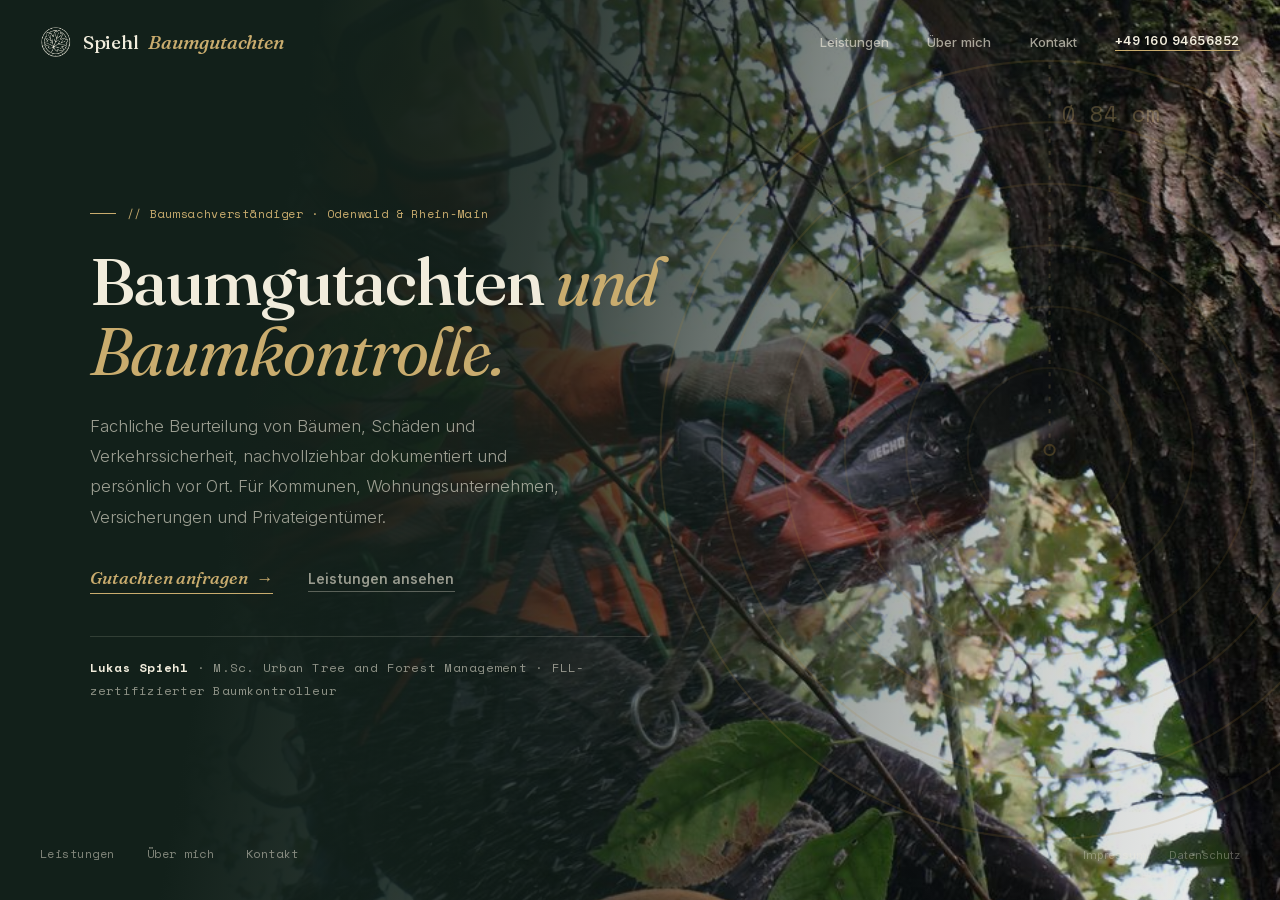
<file: index.html>
<!DOCTYPE html>
<html lang="de">
<head>
<meta charset="UTF-8">
<link rel="icon" type="image/png" sizes="32x32" href="favicon-32.png">
<link rel="icon" type="image/png" sizes="192x192" href="favicon-192.png">
<link rel="apple-touch-icon" sizes="180x180" href="apple-touch-icon.png">
<meta name="viewport" content="width=device-width, initial-scale=1">
<title>Baumsachverständiger Spiehl - Gutachten & Baumkontrolle im Odenwald</title>
<meta name="description" content="Zertifizierte Baumgutachten, Baumkontrolle, Bruch- und Standsicherheitsprüfung im Odenwald & Rhein-Main-Gebiet. Gerichtsfeste Gutachten, persönlich vor Ort.">
<meta name="robots" content="index, follow">
<link rel="canonical" href="https://noeffen.github.io/Spiehl/">

<meta property="og:type" content="website">
<meta property="og:url" content="https://noeffen.github.io/Spiehl/">
<meta property="og:title" content="Baumsachverständiger Spiehl - Gutachten & Baumkontrolle">
<meta property="og:description" content="Zertifizierte Baumgutachten, Baumkontrolle, Bruch- und Standsicherheitsprüfung im Odenwald & Rhein-Main-Gebiet.">
<meta property="og:image" content="https://noeffen.github.io/Spiehl/img/og-image.jpg">
<meta property="og:image:width" content="1200">
<meta property="og:image:height" content="630">
<meta property="og:image:alt" content="Spiehl Baumgutachten · Baumsachverständiger im Odenwald">
<meta property="og:site_name" content="Baumsachverständiger Spiehl">
<meta property="og:locale" content="de_DE">
<meta name="twitter:card" content="summary_large_image">
<meta name="twitter:title" content="Baumsachverständiger Spiehl - Gutachten & Baumkontrolle">
<meta name="twitter:description" content="Zertifizierte Baumgutachten, Baumkontrolle, Bruch- und Standsicherheitsprüfung im Odenwald & Rhein-Main-Gebiet.">
<meta name="twitter:image" content="https://noeffen.github.io/Spiehl/img/og-image.jpg">

<script type="application/ld+json">
{
  "@context": "https://schema.org",
  "@graph": [
    {
      "@type": "ProfessionalService",
      "@id": "https://noeffen.github.io/Spiehl/#business",
      "name": "Baumsachverständiger Spiehl",
      "description": "Zertifizierte Baumgutachten, Baumkontrolle, Bruch- und Standsicherheitsprüfung sowie Holzwertermittlung im Odenwald und Rhein-Main-Gebiet.",
      "url": "https://noeffen.github.io/Spiehl/",
      "telephone": "+4916094656852",
      "email": "hallo@spiehl-arboristik.de",
      "image": "https://noeffen.github.io/Spiehl/img/og-image.jpg",
      "priceRange": "€€",
      "areaServed": ["Odenwald", "Rhein-Main-Gebiet", "Hessen"],
      "address": {"@type": "PostalAddress", "streetAddress": "Bessunger Str. 138a", "postalCode": "64347", "addressLocality": "Griesheim", "addressRegion": "Hessen", "addressCountry": "DE"}
    },
    {
      "@type": "Person",
      "@id": "https://noeffen.github.io/Spiehl/#person",
      "name": "Lukas Spiehl",
      "jobTitle": "Baumsachverständiger",
      "worksFor": {"@id": "https://noeffen.github.io/Spiehl/#business"}
    }
  ]
}
</script>

<link rel="stylesheet" href="fonts/fonts.css">

<style>
  * { margin: 0; padding: 0; box-sizing: border-box; }
  :root {
    --forest: #12201A; --gold: #A9863C; --gold-pale: #C9AC6E;
    --paper: #F1ECDC; --line: rgba(18,32,26,0.14); --line-dark: rgba(241,236,220,0.14);
    --ink: #16211B; --muted: #5D6456;
  }
  html, body { height: 100%; overflow: hidden; background: var(--forest); }
  body {
    font-family: 'Inter', -apple-system, BlinkMacSystemFont, sans-serif;
    color: var(--paper); -webkit-font-smoothing: antialiased;
  }
  a { text-decoration: none; color: inherit; }
  em { font-style: italic; }
  .sr-only { position: absolute; width: 1px; height: 1px; padding: 0; margin: -1px; overflow: hidden; clip: rect(0,0,0,0); white-space: nowrap; border: 0; }
  .skip-link { position: absolute; left: -9999px; top: 0; z-index: 9999; background: var(--forest); color: var(--paper); padding: .8rem 1.4rem; font-size: .85rem; font-weight: 600; }
  .skip-link:focus { left: 1rem; top: 1rem; }
  a:focus-visible, button:focus-visible { outline: 2px solid var(--gold-pale); outline-offset: 2px; }

  .page { position: relative; width: 100vw; height: 100vh; overflow: hidden; }

  /* ── NAV: full-width, edge-anchored (no centered container) ── */
  header { position: absolute; top: 0; left: 0; right: 0; z-index: 20; padding: 1.6rem clamp(1.4rem, 4vw, 2.5rem); }
  .nav-inner { display: flex; justify-content: space-between; align-items: center; }
  .brand { display: inline-flex; align-items: center; gap: .6rem; font-family: 'Fraunces', serif; font-weight: 500; font-size: 1.2rem; letter-spacing: -.01em; color: var(--paper); }
  .brand img { height: 1.7em; width: auto; display: block; }
  .brand em { color: var(--gold-pale); }
  .nav-links { display: flex; align-items: center; gap: 2.4rem; }
  .nav-links a.link { font-size: .82rem; font-weight: 500; color: var(--paper); opacity: .65; transition: opacity .2s; }
  .nav-links a.link:hover { opacity: 1; }
  .nav-phone { display: inline-flex; align-items: center; gap: .45rem; font-size: .78rem; font-weight: 600; letter-spacing: .04em; color: var(--paper); border-bottom: 1px solid var(--gold-pale); padding-bottom: 2px; transition: opacity .2s; }
  .nav-phone:hover { opacity: .8; }
  .nav-phone-icon { display: none; width: 17px; height: 17px; flex-shrink: 0; }

  /* ── CTA LINKS (no boxes, just styled underlined text) ── */
  .cta-link { display: inline-flex; align-items: baseline; gap: .5rem; border-bottom: 1.5px solid currentColor; padding-bottom: 4px; transition: gap .25s ease, opacity .2s ease, color .2s ease; }
  .cta-link:hover { gap: .85rem; }
  .cta-link .arrow { display: inline-block; transition: transform .25s ease; }
  .cta-link:hover .arrow { transform: translateX(3px); }
  .cta-primary { font-family: 'Fraunces', serif; font-style: italic; font-weight: 500; font-size: 1.08rem; color: var(--gold-pale); }
  .cta-secondary { font-family: 'Inter', sans-serif; font-weight: 600; font-size: .85rem; letter-spacing: .01em; color: rgba(241,236,220,.6); border-color: rgba(241,236,220,.32); }
  .cta-secondary:hover { color: var(--paper); border-color: var(--gold-pale); }

  /* ── HERO PHOTO (real photograph, gradient into the dark ground) ── */
  .hero-photo { position: absolute; inset: 0; z-index: 0; }
  .hero-photo img { width: 100%; height: 100%; object-fit: cover; object-position: 72% 28%; }
  .hero-photo::after { content: ''; position: absolute; inset: 0; background: linear-gradient(100deg, var(--forest) 0%, var(--forest) 22%, rgba(18,32,26,.88) 40%, rgba(18,32,26,.55) 58%, rgba(18,32,26,.22) 78%, rgba(18,32,26,.05) 100%); }

  /* ── HERO DIAGRAM (pure background, no card on top) ── */
  .diagram { position: absolute; top: 50%; right: -14%; transform: translateY(-50%); width: 64vw; max-width: 900px; aspect-ratio: 1; pointer-events: none; z-index: 1; opacity: .3; }
  .diagram circle { fill: none; stroke: var(--gold); }
  .diagram .tick { stroke: var(--gold-pale); }
  .diagram text { fill: var(--gold-pale); font-family: 'Space Mono', monospace; }

  /* ── HERO CONTENT: left-anchored, not centered ── */
  .hero-inner { position: relative; z-index: 2; height: 100%; display: flex; align-items: center; padding-left: clamp(2rem, 7vw, 7rem); padding-right: 2rem; }
  .hero-content { max-width: 640px; }
  .eyebrow { display: inline-flex; align-items: center; gap: .7rem; font-family: 'Space Mono', monospace; font-size: .72rem; letter-spacing: .06em; color: var(--gold-pale); margin-bottom: 1.6rem; }
  .eyebrow::before { content: ''; width: 26px; height: 1px; background: var(--gold-pale); }
  .hero-inner h1 { font-family: 'Fraunces', serif; font-weight: 500; font-size: clamp(2.6rem, 5.2vw, 4.8rem); line-height: 1.05; letter-spacing: -.02em; margin-bottom: 1.5rem; }
  .hero-inner h1 em { color: var(--gold-pale); font-weight: 400; }
  .hero-inner .lead { font-size: 1.05rem; line-height: 1.8; color: rgba(241,236,220,.62); max-width: 480px; margin-bottom: 2.2rem; font-weight: 300; }
  .hero-cta { display: flex; flex-wrap: wrap; align-items: baseline; gap: .5rem 2.2rem; margin-bottom: 2.6rem; }
  .credential-line { font-family: 'Space Mono', monospace; font-size: .78rem; letter-spacing: .02em; line-height: 1.8; color: rgba(241,236,220,.55); border-top: 1px solid var(--line-dark); padding-top: 1.3rem; max-width: 560px; }
  .credential-line strong { color: var(--paper); font-weight: 600; }

  /* ── BOTTOM NAV ── */
  .bottom-nav { position: absolute; bottom: 2.4rem; left: 2.5rem; z-index: 20; display: flex; gap: 2rem; }
  .bottom-nav a { font-family: 'Space Mono', monospace; font-size: .74rem; letter-spacing: .04em; color: rgba(241,236,220,.5); transition: color .2s; }
  .bottom-nav a:hover { color: var(--gold-pale); }
  .legal-links { position: absolute; bottom: 2.4rem; right: 2.5rem; z-index: 20; display: flex; gap: 1.4rem; }
  .legal-links a { font-size: .7rem; color: rgba(241,236,220,.32); transition: color .2s; }
  .legal-links a:hover { color: rgba(241,236,220,.65); }

  @media(max-width: 900px) {
    .diagram { opacity: .22; width: 80vw; right: -30%; }
    .hero-photo::after { background: linear-gradient(100deg, var(--forest) 0%, var(--forest) 15%, rgba(18,32,26,.9) 32%, rgba(18,32,26,.6) 52%, rgba(18,32,26,.3) 72%, rgba(18,32,26,.1) 100%); }
  }

  @media(max-width: 768px) {
    html, body { overflow-x: hidden; overflow-y: auto; height: auto; }
    .page { height: auto; min-height: 100dvh; overflow-x: hidden; overflow-y: visible; }
    header { position: relative; padding: 1.4rem; }
    .nav-links .link { display: none; }
    .nav-phone { border-bottom: none; padding-bottom: 0; }
    .nav-phone-text { display: none; }
    .nav-phone-icon { display: block; }
    .hero-photo { top: 0; left: 0; right: 0; bottom: auto; height: 42vh; }
    .hero-photo img { object-position: 62% 20%; }
    .hero-photo::after { background: linear-gradient(180deg, rgba(18,32,26,.6) 0%, rgba(18,32,26,.78) 60%, var(--forest) 100%); }
    .diagram { display: none; }
    .hero-inner { padding: 34vh 1.4rem 6rem; height: auto; }
    .credential-line { max-width: 100%; }
    .bottom-nav { position: relative; left: auto; bottom: auto; margin: 2rem 1.4rem 1rem; flex-wrap: wrap; gap: 1.4rem 1.8rem; }
    .legal-links { position: relative; right: auto; bottom: auto; margin: 0 1.4rem 2rem; }
  }
  @media(max-width: 480px) {
    header { padding: 1.4rem; }
    .nav-inner { padding: 0; }
  }
</style>
</head>
<body>

<a href="#main-content" class="skip-link">Zum Hauptinhalt springen</a>

<div class="page">
  <header>
    <div class="nav-inner">
      <a href="index.html" class="brand"><img src="img/logo-icon-light.png" alt="" width="120" height="118">Spiehl <em>Baumgutachten</em></a>
      <div class="nav-links">
        <a href="leistungen.html" class="link">Leistungen</a>
        <a href="ueber-mich.html" class="link">Über mich</a>
        <a href="kontakt.html" class="link">Kontakt</a>
        <a href="tel:+4916094656852" class="nav-phone" aria-label="Anrufen: +49 160 94656852">
          <span class="nav-phone-text">+49 160 94656852</span>
          <svg class="nav-phone-icon" viewBox="0 0 24 24" fill="none" stroke="currentColor" stroke-width="1.8" stroke-linecap="round" stroke-linejoin="round" aria-hidden="true"><path d="M6.6 10.8c1.4 2.8 3.8 5.2 6.6 6.6l2.2-2.2c.3-.3.7-.4 1-.2 1.1.4 2.3.6 3.5.6.6 0 1 .4 1 1v3.4c0 .6-.4 1-1 1C10.6 21 3 13.4 3 4c0-.6.4-1 1-1h3.4c.6 0 1 .4 1 1 0 1.2.2 2.4.6 3.5.1.3 0 .7-.2 1L6.6 10.8Z"/></svg>
        </a>
      </div>
    </div>
  </header>

  <div class="hero-photo">
    <img src="img/klettern.jpg" alt="Baumsachverständiger Spiehl bei der Untersuchung in der Krone" width="933" height="1400" fetchpriority="high" decoding="async">
  </div>

  <svg class="diagram" viewBox="0 0 400 400">
    <circle cx="200" cy="200" r="40" stroke-width="1" opacity=".3"/>
    <circle cx="200" cy="200" r="70" stroke-width="1" opacity=".35"/>
    <circle cx="200" cy="200" r="100" stroke-width="1" opacity=".4"/>
    <circle cx="200" cy="200" r="130" stroke-width="1" opacity=".45"/>
    <circle cx="200" cy="200" r="160" stroke-width="1" opacity=".5"/>
    <circle cx="200" cy="200" r="190" stroke-width="1" opacity=".55"/>
    <line class="tick" x1="200" y1="200" x2="200" y2="10" stroke-width="1" stroke-dasharray="2 4" opacity=".6"/>
    <circle cx="200" cy="200" r="2.5" fill="#C9AC6E"/>
    <text x="206" y="40" font-size="11">Ø 84 cm</text>
  </svg>

  <div class="hero-inner" id="main-content">
    <div class="hero-content">
      <div class="eyebrow">// Baumsachverständiger · Odenwald &amp; Rhein-Main</div>
      <h1>Baumgutachten <em>und Baumkontrolle.</em><span class="sr-only"> Baumsachverständiger Lukas Spiehl im Odenwald und Rhein-Main-Gebiet.</span></h1>
      <p class="lead">Fachliche Beurteilung von Bäumen, Schäden und Verkehrssicherheit, nachvollziehbar dokumentiert und persönlich vor Ort. Für Kommunen, Wohnungsunternehmen, Versicherungen und Privateigentümer.</p>
      <div class="hero-cta">
        <a href="kontakt.html" class="cta-link cta-primary">Gutachten anfragen <span class="arrow">→</span></a>
        <a href="leistungen.html" class="cta-link cta-secondary">Leistungen ansehen</a>
      </div>
      <div class="credential-line"><strong>Lukas Spiehl</strong> · M.Sc. Urban Tree and Forest Management · FLL-zertifizierter Baumkontrolleur</div>
    </div>
  </div>

  <div class="bottom-nav">
    <a href="leistungen.html">Leistungen</a>
    <a href="ueber-mich.html">Über mich</a>
    <a href="kontakt.html">Kontakt</a>
  </div>
  <div class="legal-links">
    <a href="impressum.html">Impressum</a>
    <a href="datenschutz.html">Datenschutz</a>
  </div>
</div>

</body>
</html>
</file>
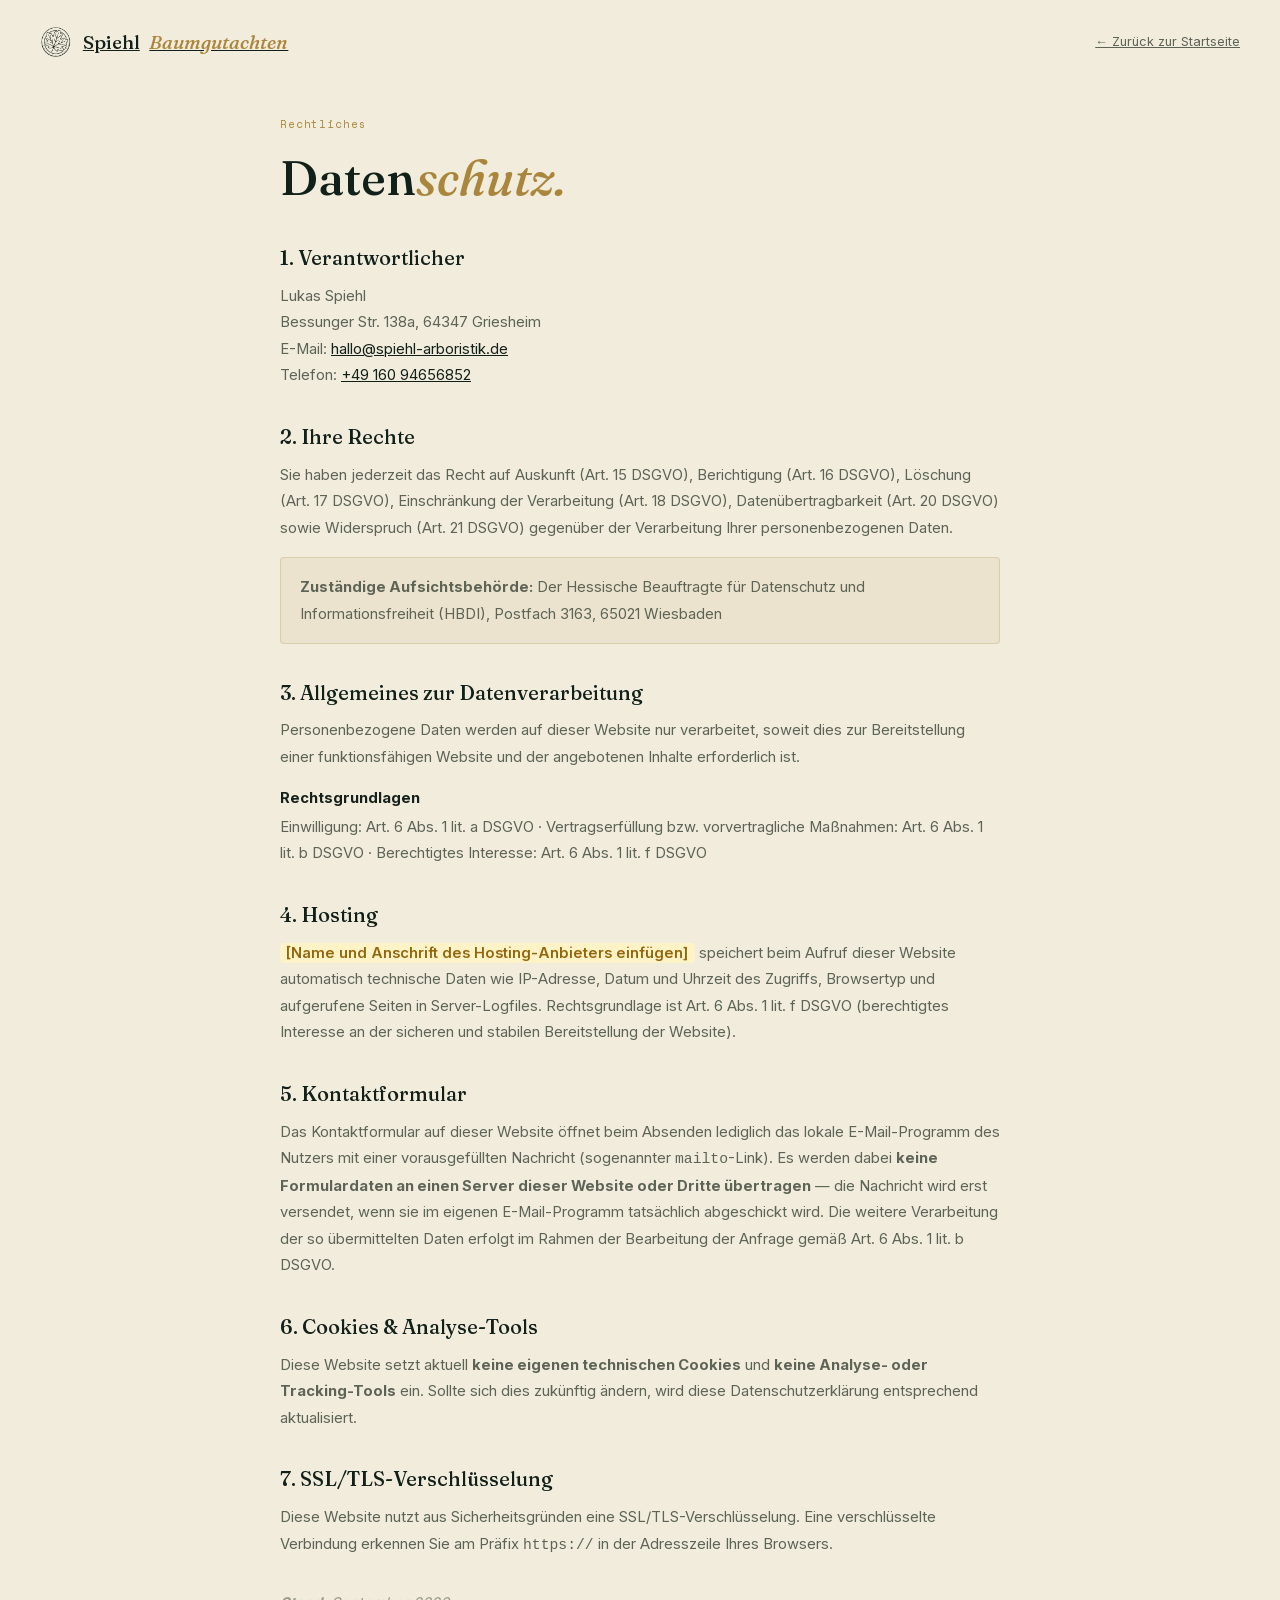
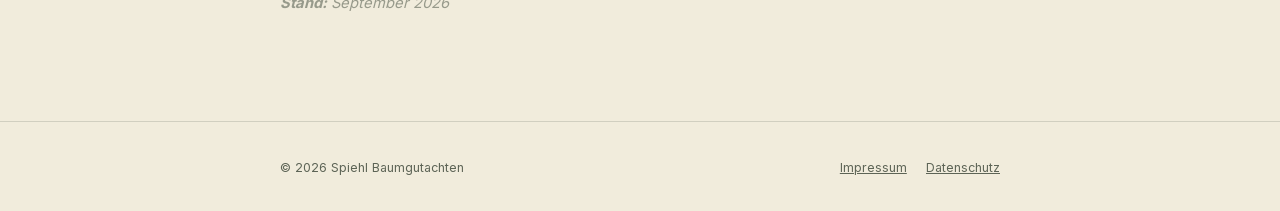
<file: datenschutz.html>
<!DOCTYPE html>
<html lang="de">
<head>
<meta charset="UTF-8">
<link rel="icon" type="image/png" sizes="32x32" href="favicon-32.png">
<link rel="icon" type="image/png" sizes="192x192" href="favicon-192.png">
<link rel="apple-touch-icon" sizes="180x180" href="apple-touch-icon.png">
<meta name="viewport" content="width=device-width, initial-scale=1">
<title>Datenschutzerklärung · Spiehl Baumgutachten</title>
<meta name="description" content="Datenschutzerklärung von Spiehl Baumgutachten, Baumsachverständiger Lukas Spiehl im Odenwald und Rhein-Main-Gebiet.">
<meta name="robots" content="noindex, nofollow">
<link rel="canonical" href="https://noeffen.github.io/Spiehl/datenschutz.html">
<meta property="og:type" content="website">
<meta property="og:title" content="Datenschutzerklärung · Spiehl Baumgutachten">
<meta property="og:image" content="https://noeffen.github.io/Spiehl/img/og-image.jpg">
<meta property="og:site_name" content="Baumsachverständiger Spiehl">
<meta property="og:locale" content="de_DE">
<meta name="twitter:card" content="summary_large_image">
<meta name="twitter:image" content="https://noeffen.github.io/Spiehl/img/og-image.jpg">
<link rel="stylesheet" href="fonts/fonts.css">
<style>
  * { margin: 0; padding: 0; box-sizing: border-box; }
  :root { --forest: #12201A; --gold: #A9863C; --cream: #F1ECDC; --cream-line: rgba(18,32,26,0.14); --ink: #16211B; --muted: #5D6456; }
  body { font-family: 'Inter', sans-serif; background: var(--cream); color: var(--ink); -webkit-font-smoothing: antialiased; }
  a { color: var(--forest); }
  a:focus-visible, button:focus-visible { outline: 2px solid var(--gold); outline-offset: 2px; }
  .skip-link { position: absolute; left: -9999px; top: 0; z-index: 9999; background: var(--forest); color: var(--cream); padding: .8rem 1.4rem; font-size: .85rem; font-weight: 600; }
  .skip-link:focus { left: 1rem; top: 1rem; }
  .container { max-width: 800px; margin: 0 auto; padding: 0 2.5rem; }
  nav { padding: 1.6rem 0; }
  .nav-inner { max-width: 1440px; margin: 0 auto; padding: 0 clamp(1.4rem, 4vw, 2.5rem); display: flex; justify-content: space-between; align-items: center; }
  .brand { display: inline-flex; align-items: center; gap: .6rem; font-family: 'Fraunces', serif; font-size: 1.2rem; font-weight: 500; color: var(--forest); }
  .brand img { height: 1.7em; width: auto; display: block; }
  .brand em { font-style: italic; color: var(--gold); }
  .back { font-size: .8rem; color: var(--muted); }
  main { padding: 2rem 0 6rem; }
  .kicker { font-family: 'Space Mono', monospace; font-size: .68rem; letter-spacing: .08em; color: var(--gold); margin-bottom: 1rem; }
  h1 { font-family: 'Fraunces', serif; font-size: clamp(2.2rem, 4vw, 3rem); font-weight: 500; color: var(--forest); margin-bottom: 2.4rem; }
  h1 em { font-style: italic; color: var(--gold); }
  h2 { font-family: 'Fraunces', serif; font-size: 1.25rem; font-weight: 500; color: var(--forest); margin: 2.2rem 0 .8rem; }
  h2:first-of-type { margin-top: 0; }
  h3 { font-size: .92rem; font-weight: 700; color: var(--ink); margin: 1.2rem 0 .4rem; }
  p, li { font-size: .92rem; line-height: 1.8; color: var(--muted); margin-bottom: .5rem; }
  ul { margin: .4rem 0 .8rem 1.2rem; }
  .placeholder { background: #fef3c7; color: #92660c; padding: .05rem .4rem; border-radius: 4px; font-weight: 600; }
  .note { background: rgba(169,134,60,.08); border: 1px solid rgba(169,134,60,.25); border-radius: 4px; padding: 1rem 1.2rem; margin: 1rem 0; }
  footer { padding: 2.4rem 0; border-top: 1px solid var(--cream-line); }
  .footer-inner { max-width: 800px; margin: 0 auto; padding: 0 2.5rem; display: flex; justify-content: space-between; flex-wrap: wrap; gap: 1rem; font-size: .78rem; color: var(--muted); }
  .footer-inner a { color: var(--muted); margin-left: 1.2rem; }
  @media(max-width:600px){ .container,.footer-inner{padding:0 1.4rem;} .nav-inner{padding:0 1.4rem;} }
</style>
</head>
<body>
<a href="#main-content" class="skip-link">Zum Hauptinhalt springen</a>
<nav><div class="nav-inner">
  <a href="index.html" class="brand"><img src="img/logo-icon-dark.png" alt="" width="120" height="118">Spiehl <em>Baumgutachten</em></a>
  <a href="index.html" class="back">← Zurück zur Startseite</a>
</div></nav>
<main id="main-content"><div class="container">
  <div class="kicker">Rechtliches</div>
  <h1>Daten<em>schutz.</em></h1>

  <h2>1. Verantwortlicher</h2>
  <p>Lukas Spiehl<br>
  Bessunger Str. 138a, 64347 Griesheim<br>
  E-Mail: <a href="mailto:hallo@spiehl-arboristik.de">hallo@spiehl-arboristik.de</a><br>
  Telefon: <a href="tel:+4916094656852">+49 160 94656852</a></p>

  <h2>2. Ihre Rechte</h2>
  <p>Sie haben jederzeit das Recht auf Auskunft (Art. 15 DSGVO), Berichtigung (Art. 16 DSGVO), Löschung (Art. 17 DSGVO), Einschränkung der Verarbeitung (Art. 18 DSGVO), Datenübertragbarkeit (Art. 20 DSGVO) sowie Widerspruch (Art. 21 DSGVO) gegenüber der Verarbeitung Ihrer personenbezogenen Daten.</p>
  <div class="note">
    <p style="margin:0;"><strong>Zuständige Aufsichtsbehörde:</strong> Der Hessische Beauftragte für Datenschutz und Informationsfreiheit (HBDI), Postfach 3163, 65021 Wiesbaden</p>
  </div>

  <h2>3. Allgemeines zur Datenverarbeitung</h2>
  <p>Personenbezogene Daten werden auf dieser Website nur verarbeitet, soweit dies zur Bereitstellung einer funktionsfähigen Website und der angebotenen Inhalte erforderlich ist.</p>
  <h3>Rechtsgrundlagen</h3>
  <p>Einwilligung: Art. 6 Abs. 1 lit. a DSGVO · Vertragserfüllung bzw. vorvertragliche Maßnahmen: Art. 6 Abs. 1 lit. b DSGVO · Berechtigtes Interesse: Art. 6 Abs. 1 lit. f DSGVO</p>

  <h2>4. Hosting</h2>
  <p><span class="placeholder">[Name und Anschrift des Hosting-Anbieters einfügen]</span> speichert beim Aufruf dieser Website automatisch technische Daten wie IP-Adresse, Datum und Uhrzeit des Zugriffs, Browsertyp und aufgerufene Seiten in Server-Logfiles. Rechtsgrundlage ist Art. 6 Abs. 1 lit. f DSGVO (berechtigtes Interesse an der sicheren und stabilen Bereitstellung der Website).</p>

  <h2>5. Kontaktformular</h2>
  <p>Das Kontaktformular auf dieser Website öffnet beim Absenden lediglich das lokale E-Mail-Programm des Nutzers mit einer vorausgefüllten Nachricht (sogenannter <code>mailto</code>-Link). Es werden dabei <strong>keine Formulardaten an einen Server dieser Website oder Dritte übertragen</strong> &mdash; die Nachricht wird erst versendet, wenn sie im eigenen E-Mail-Programm tatsächlich abgeschickt wird. Die weitere Verarbeitung der so übermittelten Daten erfolgt im Rahmen der Bearbeitung der Anfrage gemäß Art. 6 Abs. 1 lit. b DSGVO.</p>

  <h2>6. Cookies &amp; Analyse-Tools</h2>
  <p>Diese Website setzt aktuell <strong>keine eigenen technischen Cookies</strong> und <strong>keine Analyse- oder Tracking-Tools</strong> ein. Sollte sich dies zukünftig ändern, wird diese Datenschutzerklärung entsprechend aktualisiert.</p>

  <h2>7. SSL/TLS-Verschlüsselung</h2>
  <p>Diese Website nutzt aus Sicherheitsgründen eine SSL/TLS-Verschlüsselung. Eine verschlüsselte Verbindung erkennen Sie am Präfix <code>https://</code> in der Adresszeile Ihres Browsers.</p>

  <p style="margin-top:2rem;font-style:italic;opacity:.6;"><strong>Stand:</strong> September 2026</p>
</div></main>
<footer><div class="footer-inner">
  <span>© 2026 Spiehl Baumgutachten</span>
  <div><a href="impressum.html">Impressum</a><a href="datenschutz.html">Datenschutz</a></div>
</div></footer>
</body>
</html>
</file>
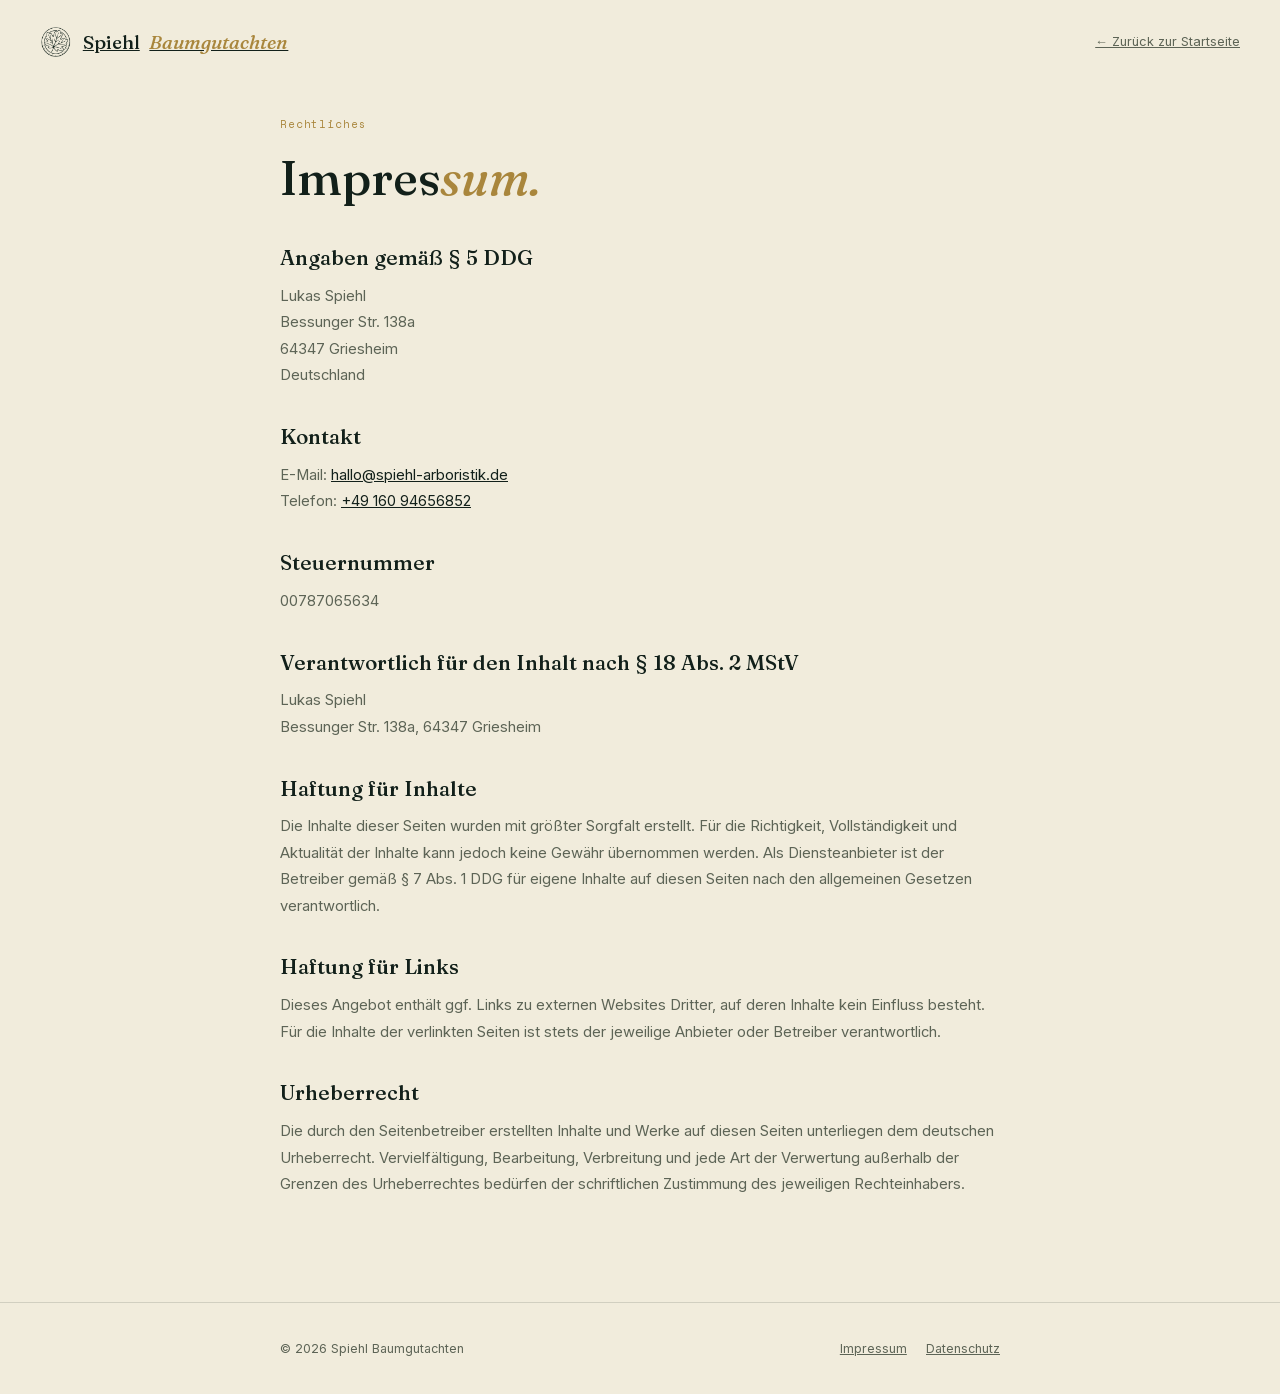
<file: impressum.html>
<!DOCTYPE html>
<html lang="de">
<head>
<meta charset="UTF-8">
<link rel="icon" type="image/png" sizes="32x32" href="favicon-32.png">
<link rel="icon" type="image/png" sizes="192x192" href="favicon-192.png">
<link rel="apple-touch-icon" sizes="180x180" href="apple-touch-icon.png">
<meta name="viewport" content="width=device-width, initial-scale=1">
<title>Impressum · Spiehl Baumgutachten</title>
<meta name="description" content="Impressum von Spiehl Baumgutachten, Baumsachverständiger Lukas Spiehl im Odenwald und Rhein-Main-Gebiet.">
<meta name="robots" content="noindex, nofollow">
<link rel="canonical" href="https://noeffen.github.io/Spiehl/impressum.html">
<meta property="og:type" content="website">
<meta property="og:title" content="Impressum · Spiehl Baumgutachten">
<meta property="og:image" content="https://noeffen.github.io/Spiehl/img/og-image.jpg">
<meta property="og:site_name" content="Baumsachverständiger Spiehl">
<meta property="og:locale" content="de_DE">
<meta name="twitter:card" content="summary_large_image">
<meta name="twitter:image" content="https://noeffen.github.io/Spiehl/img/og-image.jpg">
<link rel="stylesheet" href="fonts/fonts.css">
<style>
  * { margin: 0; padding: 0; box-sizing: border-box; }
  :root { --forest: #12201A; --gold: #A9863C; --cream: #F1ECDC; --cream-line: rgba(18,32,26,0.14); --ink: #16211B; --muted: #5D6456; }
  body { font-family: 'Inter', sans-serif; background: var(--cream); color: var(--ink); -webkit-font-smoothing: antialiased; }
  a { color: var(--forest); }
  a:focus-visible, button:focus-visible { outline: 2px solid var(--gold); outline-offset: 2px; }
  .skip-link { position: absolute; left: -9999px; top: 0; z-index: 9999; background: var(--forest); color: var(--cream); padding: .8rem 1.4rem; font-size: .85rem; font-weight: 600; }
  .skip-link:focus { left: 1rem; top: 1rem; }
  .container { max-width: 800px; margin: 0 auto; padding: 0 2.5rem; }
  nav { padding: 1.6rem 0; }
  .nav-inner { max-width: 1440px; margin: 0 auto; padding: 0 clamp(1.4rem, 4vw, 2.5rem); display: flex; justify-content: space-between; align-items: center; }
  .brand { display: inline-flex; align-items: center; gap: .6rem; font-family: 'Fraunces', serif; font-size: 1.2rem; font-weight: 500; color: var(--forest); }
  .brand img { height: 1.7em; width: auto; display: block; }
  .brand em { font-style: italic; color: var(--gold); }
  .back { font-size: .8rem; color: var(--muted); }
  main { padding: 2rem 0 6rem; }
  .kicker { font-family: 'Space Mono', monospace; font-size: .68rem; letter-spacing: .08em; color: var(--gold); margin-bottom: 1rem; }
  h1 { font-family: 'Fraunces', serif; font-size: clamp(2.2rem, 4vw, 3rem); font-weight: 500; color: var(--forest); margin-bottom: 2.4rem; }
  h1 em { font-style: italic; color: var(--gold); }
  h2 { font-family: 'Fraunces', serif; font-size: 1.3rem; font-weight: 500; color: var(--forest); margin: 2.2rem 0 .8rem; }
  h2:first-of-type { margin-top: 0; }
  p { font-size: .92rem; line-height: 1.8; color: var(--muted); margin-bottom: .5rem; }
  .placeholder { background: #fef3c7; color: #92660c; padding: .05rem .4rem; border-radius: 4px; font-weight: 600; }
  footer { padding: 2.4rem 0; border-top: 1px solid var(--cream-line); }
  .footer-inner { max-width: 800px; margin: 0 auto; padding: 0 2.5rem; display: flex; justify-content: space-between; flex-wrap: wrap; gap: 1rem; font-size: .78rem; color: var(--muted); }
  .footer-inner a { color: var(--muted); margin-left: 1.2rem; }
  @media(max-width:600px){ .container,.footer-inner{padding:0 1.4rem;} .nav-inner{padding:0 1.4rem;} }
</style>
</head>
<body>
<a href="#main-content" class="skip-link">Zum Hauptinhalt springen</a>
<nav><div class="nav-inner">
  <a href="index.html" class="brand"><img src="img/logo-icon-dark.png" alt="" width="120" height="118">Spiehl <em>Baumgutachten</em></a>
  <a href="index.html" class="back">← Zurück zur Startseite</a>
</div></nav>
<main id="main-content"><div class="container">
  <div class="kicker">Rechtliches</div>
  <h1>Impres<em>sum.</em></h1>

  <h2>Angaben gemäß § 5 DDG</h2>
  <p>Lukas Spiehl<br>
  Bessunger Str. 138a<br>
  64347 Griesheim<br>
  Deutschland</p>

  <h2>Kontakt</h2>
  <p>E-Mail: <a href="mailto:hallo@spiehl-arboristik.de">hallo@spiehl-arboristik.de</a><br>
  Telefon: <a href="tel:+4916094656852">+49 160 94656852</a></p>

  <h2>Steuernummer</h2>
  <p>00787065634</p>

  <h2>Verantwortlich für den Inhalt nach § 18 Abs. 2 MStV</h2>
  <p>Lukas Spiehl<br>Bessunger Str. 138a, 64347 Griesheim</p>

  <h2>Haftung für Inhalte</h2>
  <p>Die Inhalte dieser Seiten wurden mit größter Sorgfalt erstellt. Für die Richtigkeit, Vollständigkeit und Aktualität der Inhalte kann jedoch keine Gewähr übernommen werden. Als Diensteanbieter ist der Betreiber gemäß § 7 Abs. 1 DDG für eigene Inhalte auf diesen Seiten nach den allgemeinen Gesetzen verantwortlich.</p>

  <h2>Haftung für Links</h2>
  <p>Dieses Angebot enthält ggf. Links zu externen Websites Dritter, auf deren Inhalte kein Einfluss besteht. Für die Inhalte der verlinkten Seiten ist stets der jeweilige Anbieter oder Betreiber verantwortlich.</p>

  <h2>Urheberrecht</h2>
  <p>Die durch den Seitenbetreiber erstellten Inhalte und Werke auf diesen Seiten unterliegen dem deutschen Urheberrecht. Vervielfältigung, Bearbeitung, Verbreitung und jede Art der Verwertung außerhalb der Grenzen des Urheberrechtes bedürfen der schriftlichen Zustimmung des jeweiligen Rechteinhabers.</p>
</div></main>
<footer><div class="footer-inner">
  <span>© 2026 Spiehl Baumgutachten</span>
  <div><a href="impressum.html">Impressum</a><a href="datenschutz.html">Datenschutz</a></div>
</div></footer>
</body>
</html>
</file>
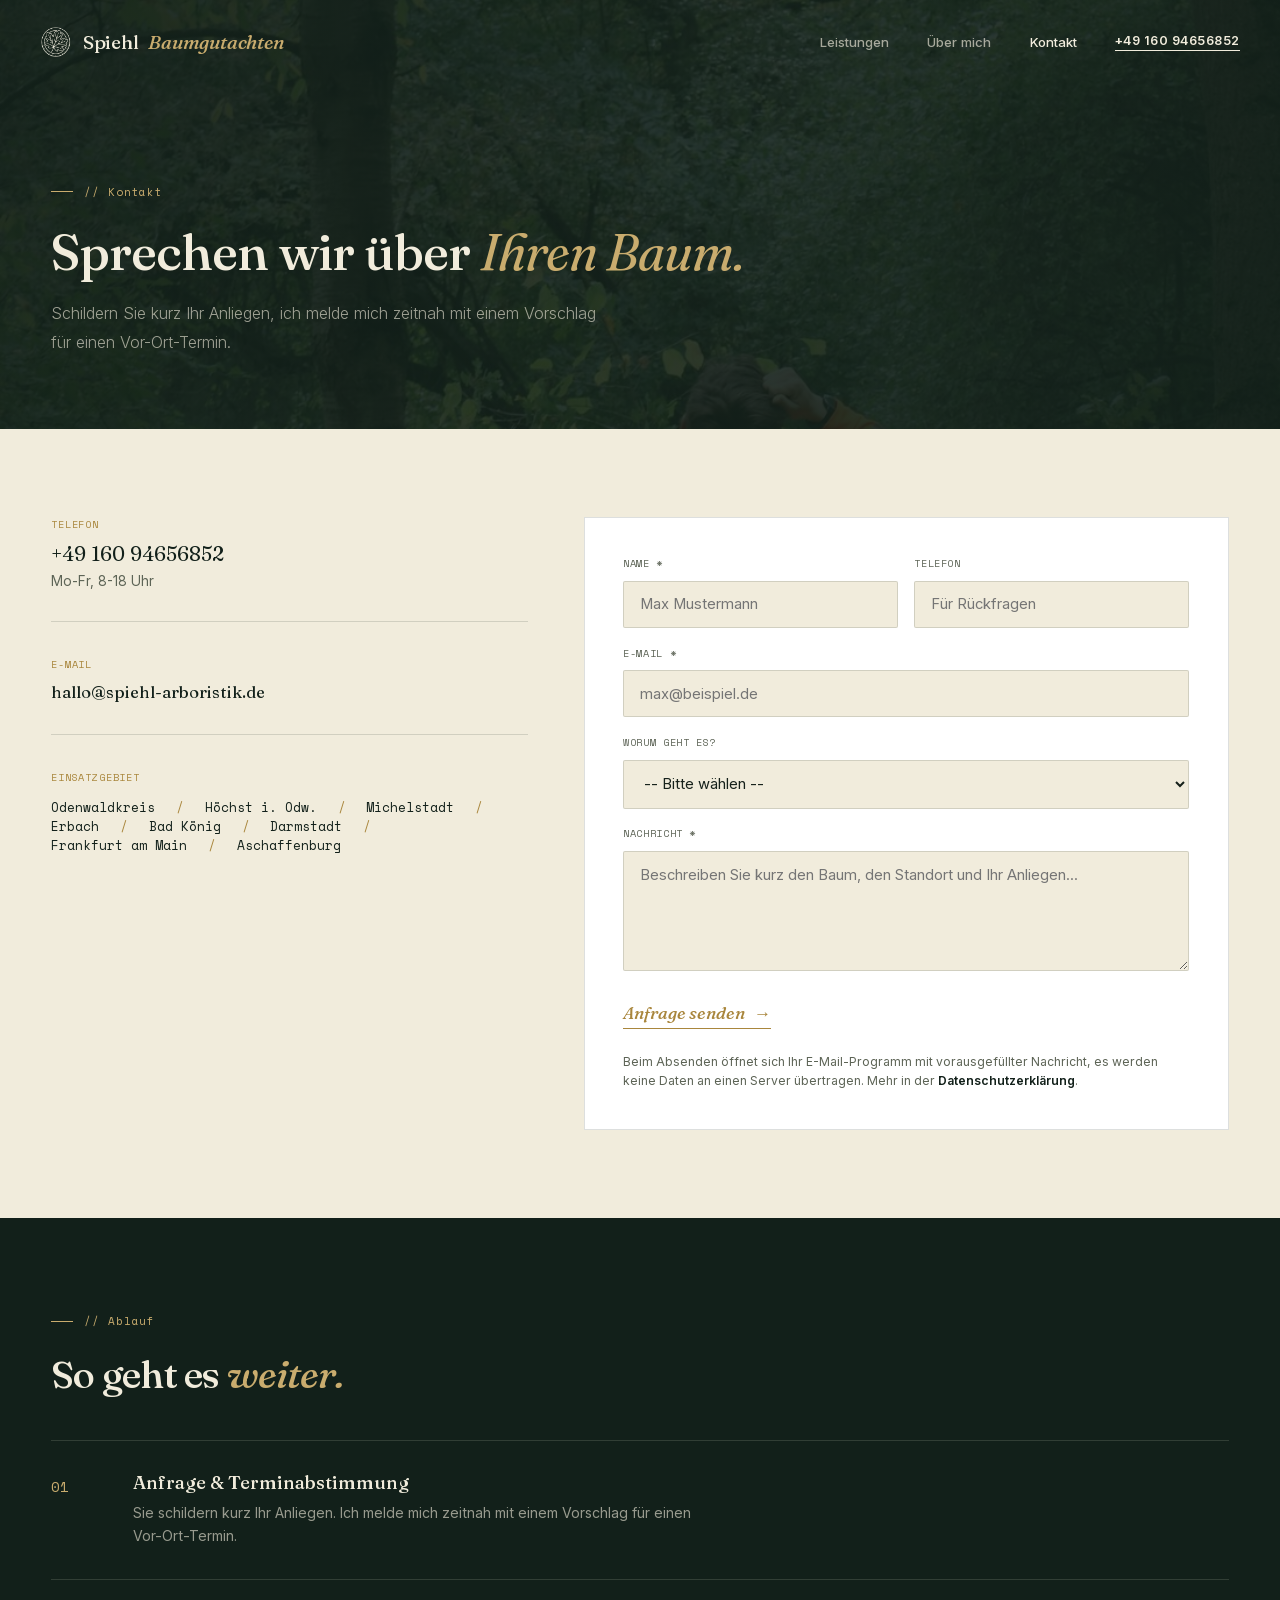
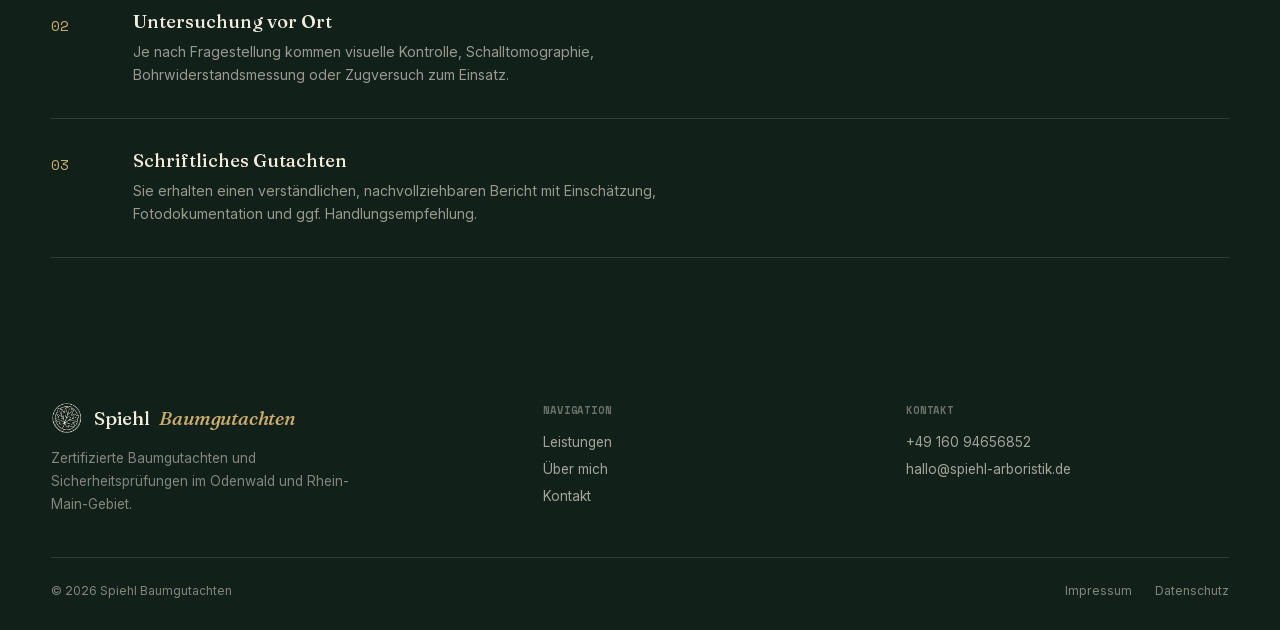
<file: kontakt.html>
<!DOCTYPE html>
<html lang="de">
<head>
<meta charset="UTF-8">
<link rel="icon" type="image/png" sizes="32x32" href="favicon-32.png">
<link rel="icon" type="image/png" sizes="192x192" href="favicon-192.png">
<link rel="apple-touch-icon" sizes="180x180" href="apple-touch-icon.png">
<meta name="viewport" content="width=device-width, initial-scale=1">
<title>Kontakt · Baumsachverständiger Spiehl im Odenwald</title>
<meta name="description" content="Gutachten anfragen: Kontaktieren Sie den Baumsachverständigen Spiehl im Odenwald für Baumkontrolle, Bruch- und Standsicherheitsprüfung oder Holzwertermittlung.">
<meta name="robots" content="index, follow">
<link rel="canonical" href="https://noeffen.github.io/Spiehl/kontakt.html">

<meta property="og:type" content="website">
<meta property="og:url" content="https://noeffen.github.io/Spiehl/kontakt.html">
<meta property="og:title" content="Kontakt · Baumsachverständiger Spiehl im Odenwald">
<meta property="og:description" content="Gutachten anfragen: Kontaktieren Sie den Baumsachverständigen Spiehl im Odenwald für Baumkontrolle, Bruch- und Standsicherheitsprüfung oder Holzwertermittlung.">
<meta property="og:image" content="https://noeffen.github.io/Spiehl/img/og-image.jpg">
<meta property="og:image:width" content="1200">
<meta property="og:image:height" content="630">
<meta property="og:image:alt" content="Spiehl Baumgutachten · Baumsachverständiger im Odenwald">
<meta property="og:site_name" content="Baumsachverständiger Spiehl">
<meta property="og:locale" content="de_DE">
<meta name="twitter:card" content="summary_large_image">
<meta name="twitter:title" content="Kontakt · Baumsachverständiger Spiehl im Odenwald">
<meta name="twitter:description" content="Gutachten anfragen: Kontaktieren Sie den Baumsachverständigen Spiehl im Odenwald für Baumkontrolle, Bruch- und Standsicherheitsprüfung oder Holzwertermittlung.">
<meta name="twitter:image" content="https://noeffen.github.io/Spiehl/img/og-image.jpg">

<script type="application/ld+json">
{
  "@context": "https://schema.org",
  "@graph": [
    {"@type": "BreadcrumbList", "itemListElement": [
      {"@type": "ListItem", "position": 1, "name": "Start", "item": "https://noeffen.github.io/Spiehl/"},
      {"@type": "ListItem", "position": 2, "name": "Kontakt", "item": "https://noeffen.github.io/Spiehl/kontakt.html"}
    ]},
    {
      "@type": "ProfessionalService",
      "@id": "https://noeffen.github.io/Spiehl/#business",
      "name": "Baumsachverständiger Spiehl",
      "description": "Zertifizierte Baumgutachten, Baumkontrolle, Bruch- und Standsicherheitsprüfung sowie Holzwertermittlung im Odenwald und Rhein-Main-Gebiet.",
      "url": "https://noeffen.github.io/Spiehl/",
      "telephone": "+4916094656852",
      "email": "hallo@spiehl-arboristik.de",
      "image": "https://noeffen.github.io/Spiehl/img/og-image.jpg",
      "areaServed": ["Odenwald", "Rhein-Main-Gebiet", "Hessen"],
      "address": {"@type": "PostalAddress", "streetAddress": "Bessunger Str. 138a", "postalCode": "64347", "addressLocality": "Griesheim", "addressRegion": "Hessen", "addressCountry": "DE"}
    }
  ]
}
</script>

<link rel="stylesheet" href="fonts/fonts.css">

<style>
  * { margin: 0; padding: 0; box-sizing: border-box; }
  :root {
    --forest: #12201A; --gold: #A9863C; --gold-pale: #C9AC6E;
    --paper: #F1ECDC; --line: rgba(18,32,26,0.14); --line-dark: rgba(241,236,220,0.14);
    --ink: #16211B; --muted: #5D6456;
  }
  body { font-family: 'Inter', -apple-system, BlinkMacSystemFont, sans-serif; background: var(--paper); color: var(--ink); -webkit-font-smoothing: antialiased; }
  a { text-decoration: none; color: inherit; }
  .sr-only { position: absolute; width: 1px; height: 1px; padding: 0; margin: -1px; overflow: hidden; clip: rect(0,0,0,0); white-space: nowrap; border: 0; }
  .skip-link { position: absolute; left: -9999px; top: 0; z-index: 9999; background: var(--forest); color: var(--paper); padding: .8rem 1.4rem; font-size: .85rem; font-weight: 600; }
  .skip-link:focus { left: 1rem; top: 1rem; }
  .container { max-width: 1440px; margin: 0 auto; padding: 0 clamp(1.4rem, 4vw, 4rem); }

  header { position: fixed; top: 0; left: 0; right: 0; z-index: 600; padding: 1.6rem clamp(1.4rem, 4vw, 2.5rem); transition: background .3s, box-shadow .3s; }
  header.scrolled { background: rgba(241,236,220,0.98); padding: 1.1rem clamp(1.4rem, 4vw, 2.5rem); box-shadow: 0 1px 0 var(--line); }
  .nav-inner { display: flex; justify-content: space-between; align-items: center; }
  .brand { display: inline-flex; align-items: center; gap: .6rem; font-family: 'Fraunces', serif; font-weight: 500; font-size: 1.2rem; letter-spacing: -.01em; color: var(--paper); transition: color .3s; }
  .brand img { height: 1.7em; width: auto; display: block; }
  .brand .icon-dark { display: none; }
  header.scrolled .brand .icon-light { display: none; }
  header.scrolled .brand .icon-dark { display: block; }
  .brand em { font-style: italic; color: var(--gold-pale); }
  header.scrolled .brand { color: var(--forest); }
  header.scrolled .brand em { color: var(--gold); }
  .nav-links { display: flex; align-items: center; gap: 2.4rem; }
  .nav-links a.link { font-size: .82rem; font-weight: 500; color: var(--paper); opacity: .65; transition: opacity .2s, color .3s; }
  .nav-links a.link:hover, .nav-links a.link.active { opacity: 1; }
  header.scrolled .nav-links a.link { color: var(--ink); opacity: .6; }
  header.scrolled .nav-links a.link:hover, header.scrolled .nav-links a.link.active { opacity: 1; }
  .nav-phone { display: inline-flex; align-items: center; gap: .45rem; font-size: .78rem; font-weight: 600; letter-spacing: .04em; color: var(--paper); border-bottom: 1px solid var(--paper); padding-bottom: 2px; transition: color .2s, border-color .2s; }
  .nav-phone:hover { color: var(--gold); border-color: var(--gold); }
  header.scrolled .nav-phone { color: var(--forest); border-color: var(--forest); }
  .nav-phone-icon { display: none; width: 17px; height: 17px; flex-shrink: 0; }

  .burger { display: none; flex-direction: column; justify-content: center; gap: 5px; width: 30px; height: 24px; background: none; border: none; cursor: pointer; padding: 0; color: var(--paper); transition: color .3s; }
  header.scrolled .burger { color: var(--forest); }
  .burger span { display: block; width: 100%; height: 1.5px; background: currentColor; transition: transform .3s ease, opacity .3s ease; }
  .burger.open { color: var(--paper); }
  .burger.open span:nth-child(1) { transform: translateY(6.5px) rotate(45deg); }
  .burger.open span:nth-child(2) { opacity: 0; }
  .burger.open span:nth-child(3) { transform: translateY(-6.5px) rotate(-45deg); }

  .mobile-menu {
    position: fixed; inset: 0; z-index: 550; background: var(--forest); color: var(--paper);
    display: flex; flex-direction: column; justify-content: center; align-items: flex-start;
    padding: 2rem clamp(1.6rem, 8vw, 4rem); gap: 1.7rem;
    opacity: 0; visibility: hidden; transform: translateY(-12px);
    transition: opacity .35s ease, transform .35s ease, visibility 0s linear .35s;
  }
  .mobile-menu.open { opacity: 1; visibility: visible; transform: translateY(0); transition: opacity .35s ease, transform .35s ease; }
  .mobile-menu a { font-family: 'Fraunces', serif; font-size: 2.1rem; font-weight: 500; color: var(--paper); }
  .mobile-menu a.active { color: var(--gold-pale); font-style: italic; }
  .mobile-menu .mm-phone { margin-top: 1rem; font-family: 'Space Mono', monospace; font-size: .9rem; font-weight: 400; color: var(--gold-pale); border-bottom: 1px solid var(--gold-pale); padding-bottom: 3px; }

  .page-hero { position: relative; overflow: hidden; background: var(--forest); color: var(--paper); padding: 11rem 0 4.5rem; }
  .hero-bg { position: absolute; inset: 0; z-index: 0; }
  .hero-bg img { width: 100%; height: 100%; object-fit: cover; object-position: 50% 30%; }
  .hero-bg::after { content: ''; position: absolute; inset: 0; background: linear-gradient(120deg, rgba(18,32,26,.94) 0%, rgba(18,32,26,.88) 50%, rgba(18,32,26,.94) 100%); }
  .page-hero .container { position: relative; z-index: 1; }
  .kicker { display: inline-flex; align-items: center; gap: .7rem; font-family: 'Space Mono', monospace; font-size: .68rem; letter-spacing: .08em; color: var(--gold-pale); margin-bottom: 1.3rem; }
  .kicker::before { content: ''; width: 22px; height: 1px; background: var(--gold-pale); }
  .page-hero h1 { font-family: 'Fraunces', serif; font-weight: 500; font-size: clamp(2.3rem, 4vw, 3.4rem); letter-spacing: -.02em; margin-bottom: 1rem; }
  .page-hero h1 em { font-style: italic; color: var(--gold-pale); font-weight: 400; }
  .page-hero p { font-size: 1rem; line-height: 1.8; color: rgba(241,236,220,.62); max-width: 560px; font-weight: 300; }

  .contact-section { padding: 5.5rem 0; }
  .contact-grid { display: grid; grid-template-columns: .85fr 1.15fr; gap: 3.5rem; align-items: start; }

  .info-block { margin-bottom: 2.2rem; padding-bottom: 2rem; border-bottom: 1px solid var(--line); }
  .info-block:last-child { border-bottom: none; }
  .info-label { font-family: 'Space Mono', monospace; font-size: .64rem; letter-spacing: .08em; color: var(--gold); margin-bottom: .6rem; display: block; }
  .info-value { font-family: 'Fraunces', serif; font-size: 1.3rem; color: var(--forest); }
  .info-sub { font-size: .85rem; color: var(--muted); margin-top: .4rem; }

  .area-list { display: flex; flex-wrap: wrap; gap: 0 1.3rem; margin-top: .8rem; }
  .area-item { font-family: 'Space Mono', monospace; font-size: .8rem; color: var(--forest); }
  .area-item::after { content: '/'; margin-left: 1.3rem; color: var(--gold); }
  .area-item:last-child::after { content: ''; margin: 0; }

  form { background: #fff; border: 1px solid var(--line); padding: 2.4rem; }
  .form-row { display: grid; grid-template-columns: 1fr 1fr; gap: 1rem; }
  .fg { margin-bottom: 1.1rem; }
  .fg label { display: block; font-family: 'Space Mono', monospace; font-size: .64rem; letter-spacing: .06em; color: var(--muted); margin-bottom: .6rem; }
  .fg input, .fg select, .fg textarea {
    width: 100%; padding: .85rem 1rem; border: 1px solid var(--line); border-radius: 2px;
    background: var(--paper); font-family: inherit; font-size: .92rem; color: var(--ink); transition: border-color .2s;
  }
  .fg input:focus, .fg select:focus, .fg textarea:focus { outline: none; border-color: var(--gold); box-shadow: 0 0 0 3px rgba(169,134,60,.25); }
  a:focus-visible, button:focus-visible { outline: 2px solid var(--gold); outline-offset: 2px; }
  .fg textarea { resize: vertical; min-height: 120px; }
  .submit-btn {
    display: inline-flex; align-items: baseline; gap: .5rem; margin-top: .6rem;
    background: none; border: none; border-bottom: 1.5px solid var(--gold);
    padding: 0 0 4px; font-family: 'Fraunces', serif; font-style: italic; font-weight: 500;
    font-size: 1.08rem; color: var(--gold); cursor: pointer; transition: gap .25s ease, color .2s ease;
  }
  .submit-btn:hover { gap: .85rem; color: var(--forest); border-color: var(--forest); }
  .submit-btn .arrow { display: inline-block; transition: transform .25s ease; }
  .submit-btn:hover .arrow { transform: translateX(3px); }
  .form-note { font-size: .76rem; color: var(--muted); margin-top: 1.4rem; line-height: 1.6; }
  .form-note a { color: var(--forest); font-weight: 600; }

  footer { background: var(--forest); color: rgba(241,236,220,.5); padding: 3.5rem 0 2rem; }
  .footer-grid { display: grid; grid-template-columns: 1.4fr 1fr 1fr; gap: 2.5rem; padding-bottom: 2.5rem; border-bottom: 1px solid var(--line-dark); }
  .footer-grid .brand { color: var(--paper); margin-bottom: .8rem; }
  .footer-grid p { font-size: .85rem; line-height: 1.7; max-width: 320px; }
  .footer-col h5 { font-family: 'Space Mono', monospace; font-size: .66rem; letter-spacing: .08em; color: rgba(241,236,220,.4); margin-bottom: 1rem; }
  .footer-col a { display: block; font-size: .85rem; margin-bottom: .7rem; color: rgba(241,236,220,.65); transition: color .2s; }
  .footer-col a:hover { color: var(--paper); }
  .footer-bottom { display: flex; justify-content: space-between; padding-top: 1.6rem; font-size: .76rem; flex-wrap: wrap; gap: .6rem; }

  .reveal { opacity: 0; transform: translateY(24px); transition: opacity .8s cubic-bezier(.16,1,.3,1), transform .8s cubic-bezier(.16,1,.3,1); }
  .reveal.visible { opacity: 1; transform: translateY(0); }
  .d1{transition-delay:.06s}.d2{transition-delay:.14s}.d3{transition-delay:.22s}.d4{transition-delay:.3s}

  .process { background: var(--forest); color: var(--paper); padding: 5.5rem 0; }
  .process .kicker { color: var(--gold-pale); }
  .process .kicker::before { background: var(--gold-pale); }
  .process h2 { font-family: 'Fraunces', serif; font-weight: 500; font-size: clamp(1.8rem, 3vw, 2.4rem); letter-spacing: -.02em; margin-bottom: 2.6rem; }
  .process h2 em { font-style: italic; color: var(--gold-pale); }
  .process-list { display: flex; flex-direction: column; }
  .p-step { display: grid; grid-template-columns: 50px 1fr; gap: 2rem; padding: 1.9rem 0; border-top: 1px solid var(--line-dark); align-items: start; }
  .process-list .p-step:last-child { border-bottom: 1px solid var(--line-dark); }
  .p-num { font-family: 'Space Mono', monospace; font-size: .9rem; color: var(--gold-pale); padding-top: .3rem; }
  .p-step h4 { font-family: 'Fraunces', serif; font-size: 1.15rem; font-weight: 500; margin-bottom: .4rem; }
  .p-step p { font-size: .88rem; line-height: 1.7; color: rgba(241,236,220,.6); max-width: 560px; }

  @media(max-width: 900px) {
    .contact-grid { grid-template-columns: 1fr; }
    .footer-grid { grid-template-columns: 1fr; gap: 2rem; }
    .nav-links .link { display: none; }
    .burger { display: flex; }
    .nav-phone { border-bottom: none; padding-bottom: 0; }
    .nav-phone-text { display: none; }
    .nav-phone-icon { display: block; }
  }
  @media(max-width: 600px) {
    .container { padding: 0 1.4rem; }
    header { padding: 1.2rem 1.4rem; }
    header.scrolled { padding: 1rem 1.4rem; }
    .form-row { grid-template-columns: 1fr; }
    form { padding: 1.6rem; }
  }
</style>
</head>
<body>

<a href="#main-content" class="skip-link">Zum Hauptinhalt springen</a>

<header id="siteHeader">
  <div class="nav-inner">
    <a href="index.html" class="brand">
      <img src="img/logo-icon-light.png" alt="" class="icon-light" width="120" height="118">
      <img src="img/logo-icon-dark.png" alt="" class="icon-dark" width="120" height="118">
      Spiehl <em>Baumgutachten</em>
    </a>
    <div class="nav-links">
      <a href="leistungen.html" class="link">Leistungen</a>
      <a href="ueber-mich.html" class="link">Über mich</a>
      <a href="kontakt.html" class="link active">Kontakt</a>
      <a href="tel:+4916094656852" class="nav-phone" aria-label="Anrufen: +49 160 94656852">
        <span class="nav-phone-text">+49 160 94656852</span>
        <svg class="nav-phone-icon" viewBox="0 0 24 24" fill="none" stroke="currentColor" stroke-width="1.8" stroke-linecap="round" stroke-linejoin="round" aria-hidden="true"><path d="M6.6 10.8c1.4 2.8 3.8 5.2 6.6 6.6l2.2-2.2c.3-.3.7-.4 1-.2 1.1.4 2.3.6 3.5.6.6 0 1 .4 1 1v3.4c0 .6-.4 1-1 1C10.6 21 3 13.4 3 4c0-.6.4-1 1-1h3.4c.6 0 1 .4 1 1 0 1.2.2 2.4.6 3.5.1.3 0 .7-.2 1L6.6 10.8Z"/></svg>
      </a>
      <button class="burger" id="burgerBtn" aria-label="Menü öffnen" aria-expanded="false"><span></span><span></span><span></span></button>
    </div>
  </div>
</header>

<div class="mobile-menu" id="mobileMenu">
  <a href="leistungen.html">Leistungen</a>
  <a href="ueber-mich.html">Über mich</a>
  <a href="kontakt.html" class="active">Kontakt</a>
  <a href="tel:+4916094656852" class="mm-phone">+49 160 94656852</a>
</div>

<section class="page-hero" id="main-content">
  <div class="hero-bg"><img src="img/kontrolle.jpg" alt="" width="1100" height="1460" decoding="async"></div>
  <div class="container">
    <div class="kicker reveal">// Kontakt</div>
    <h1 class="reveal">Sprechen wir über <em>Ihren Baum.</em><span class="sr-only"> Kontakt zum Baumsachverständigen Lukas Spiehl im Odenwald.</span></h1>
    <p class="reveal">Schildern Sie kurz Ihr Anliegen, ich melde mich zeitnah mit einem Vorschlag für einen Vor-Ort-Termin.</p>
  </div>
</section>

<section class="contact-section">
  <div class="container contact-grid">
    <div class="reveal">
      <div class="info-block">
        <span class="info-label">TELEFON</span>
        <a href="tel:+4916094656852" class="info-value">+49 160 94656852</a>
        <div class="info-sub">Mo-Fr, 8-18 Uhr</div>
      </div>
      <div class="info-block">
        <span class="info-label">E-MAIL</span>
        <a href="mailto:hallo@spiehl-arboristik.de" class="info-value" style="font-size:1.05rem;">hallo@spiehl-arboristik.de</a>
      </div>
      <div class="info-block">
        <span class="info-label">EINSATZGEBIET</span>
        <div class="area-list">
          <span class="area-item">Odenwaldkreis</span>
          <span class="area-item">Höchst i. Odw.</span>
          <span class="area-item">Michelstadt</span>
          <span class="area-item">Erbach</span>
          <span class="area-item">Bad König</span>
          <span class="area-item">Darmstadt</span>
          <span class="area-item">Frankfurt am Main</span>
          <span class="area-item">Aschaffenburg</span>
        </div>
      </div>
    </div>

    <form id="contactForm" class="reveal d1">
      <div class="form-row">
        <div class="fg"><label for="name">NAME *</label><input type="text" id="name" name="name" required placeholder="Max Mustermann"></div>
        <div class="fg"><label for="phone">TELEFON</label><input type="tel" id="phone" name="phone" placeholder="Für Rückfragen"></div>
      </div>
      <div class="fg"><label for="email">E-MAIL *</label><input type="email" id="email" name="email" required placeholder="max@beispiel.de"></div>
      <div class="fg">
        <label for="anliegen">WORUM GEHT ES?</label>
        <select id="anliegen" name="anliegen">
          <option value="">-- Bitte wählen --</option>
          <option>Baumkontrolle</option>
          <option>Bruchsicherheit</option>
          <option>Standsicherheit</option>
          <option>Holzwertermittlung</option>
          <option>Sonstiges</option>
        </select>
      </div>
      <div class="fg"><label for="message">NACHRICHT *</label><textarea id="message" name="message" required placeholder="Beschreiben Sie kurz den Baum, den Standort und Ihr Anliegen..."></textarea></div>
      <button type="submit" class="submit-btn">Anfrage senden <span class="arrow">→</span></button>
      <p class="form-note">Beim Absenden öffnet sich Ihr E-Mail-Programm mit vorausgefüllter Nachricht, es werden keine Daten an einen Server übertragen. Mehr in der <a href="datenschutz.html">Datenschutzerklärung</a>.</p>
    </form>
  </div>
</section>

<section class="process">
  <div class="container">
    <div class="kicker reveal">// Ablauf</div>
    <h2 class="reveal d1">So geht es <em>weiter.</em></h2>
    <div class="process-list">
      <div class="p-step reveal d1">
        <div class="p-num">01</div>
        <div><h4>Anfrage &amp; Terminabstimmung</h4><p>Sie schildern kurz Ihr Anliegen. Ich melde mich zeitnah mit einem Vorschlag für einen Vor-Ort-Termin.</p></div>
      </div>
      <div class="p-step reveal d2">
        <div class="p-num">02</div>
        <div><h4>Untersuchung vor Ort</h4><p>Je nach Fragestellung kommen visuelle Kontrolle, Schalltomographie, Bohrwiderstandsmessung oder Zugversuch zum Einsatz.</p></div>
      </div>
      <div class="p-step reveal d3">
        <div class="p-num">03</div>
        <div><h4>Schriftliches Gutachten</h4><p>Sie erhalten einen verständlichen, nachvollziehbaren Bericht mit Einschätzung, Fotodokumentation und ggf. Handlungsempfehlung.</p></div>
      </div>
    </div>
  </div>
</section>

<footer>
  <div class="container">
    <div class="footer-grid">
      <div>
        <a href="index.html" class="brand"><img src="img/logo-icon-light.png" alt="" width="120" height="118">Spiehl <em style="color:#C9AC6E;font-style:italic;">Baumgutachten</em></a>
        <p>Zertifizierte Baumgutachten und Sicherheitsprüfungen im Odenwald und Rhein-Main-Gebiet.</p>
      </div>
      <div class="footer-col">
        <h5>NAVIGATION</h5>
        <a href="leistungen.html">Leistungen</a>
        <a href="ueber-mich.html">Über mich</a>
        <a href="kontakt.html">Kontakt</a>
      </div>
      <div class="footer-col">
        <h5>KONTAKT</h5>
        <a href="tel:+4916094656852">+49 160 94656852</a>
        <a href="mailto:hallo@spiehl-arboristik.de">hallo@spiehl-arboristik.de</a>
      </div>
    </div>
    <div class="footer-bottom">
      <span>© 2026 Spiehl Baumgutachten</span>
      <div style="display:flex;gap:1.4rem;">
        <a href="impressum.html">Impressum</a>
        <a href="datenschutz.html">Datenschutz</a>
      </div>
    </div>
  </div>
</footer>

<script>
document.addEventListener('scroll', function(){
  document.getElementById('siteHeader').classList.toggle('scrolled', window.scrollY > 30);
}, { passive: true });
var io = new IntersectionObserver(function(entries){
  entries.forEach(function(e){ if (e.isIntersecting) e.target.classList.add('visible'); });
}, { threshold: 0.15 });
document.querySelectorAll('.reveal').forEach(function(el){ io.observe(el); });

var burgerBtn = document.getElementById('burgerBtn');
var mobileMenu = document.getElementById('mobileMenu');
burgerBtn.addEventListener('click', function(){
  var isOpen = burgerBtn.classList.toggle('open');
  mobileMenu.classList.toggle('open', isOpen);
  burgerBtn.setAttribute('aria-expanded', isOpen);
  document.documentElement.style.overflow = isOpen ? 'hidden' : '';
});
mobileMenu.querySelectorAll('a').forEach(function(a){
  a.addEventListener('click', function(){
    burgerBtn.classList.remove('open');
    mobileMenu.classList.remove('open');
    document.documentElement.style.overflow = '';
  });
});

document.getElementById('contactForm').addEventListener('submit', function(e){
  e.preventDefault();
  var name = document.getElementById('name').value;
  var phone = document.getElementById('phone').value;
  var anliegen = document.getElementById('anliegen').value;
  var message = document.getElementById('message').value;
  var subject = 'Gutachten-Anfrage' + (anliegen ? ': ' + anliegen : '') + ' - ' + name;
  var body = (anliegen ? 'Anliegen: ' + anliegen + '\n' : '') +
             (phone ? 'Telefon: ' + phone + '\n' : '') +
             '\n' + message + '\n\n- ' + name;
  window.location.href = 'mailto:hallo@spiehl-arboristik.de?subject=' + encodeURIComponent(subject) + '&body=' + encodeURIComponent(body);
});
</script>

</body>
</html>
</file>
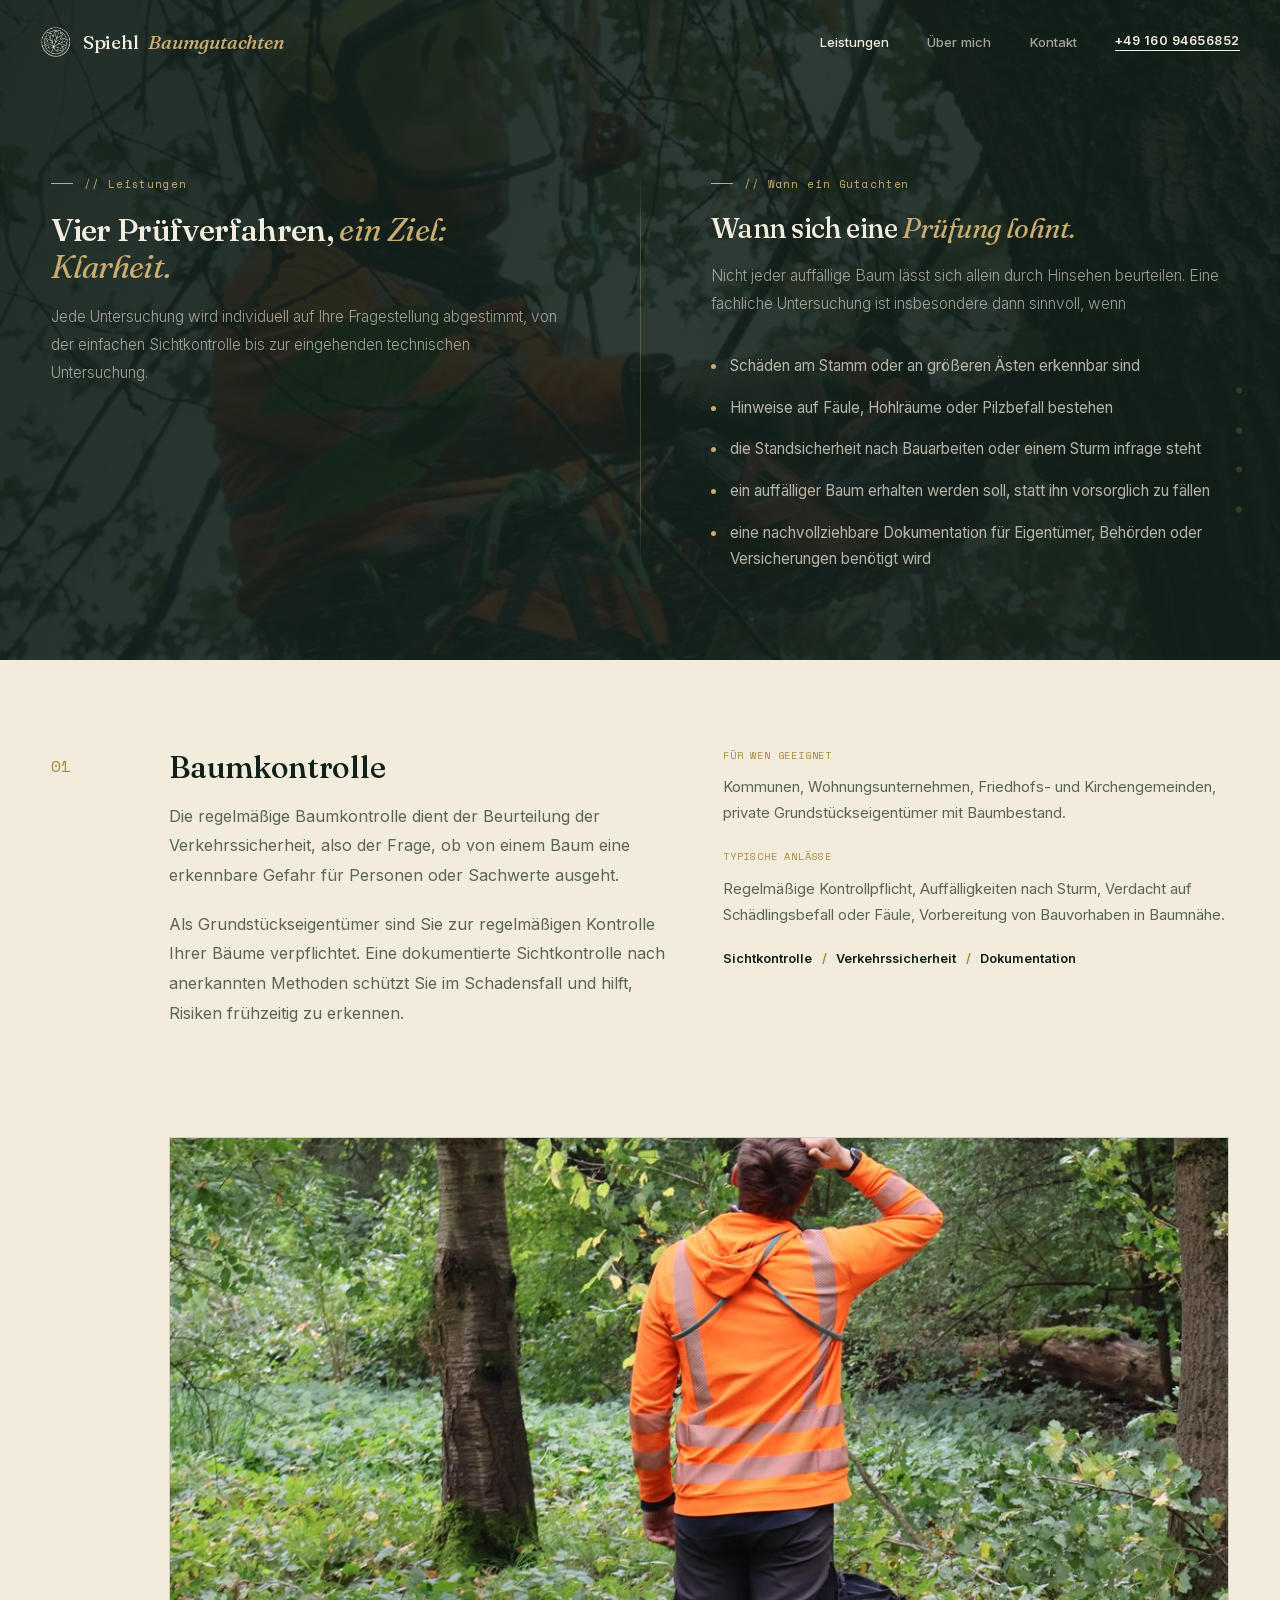
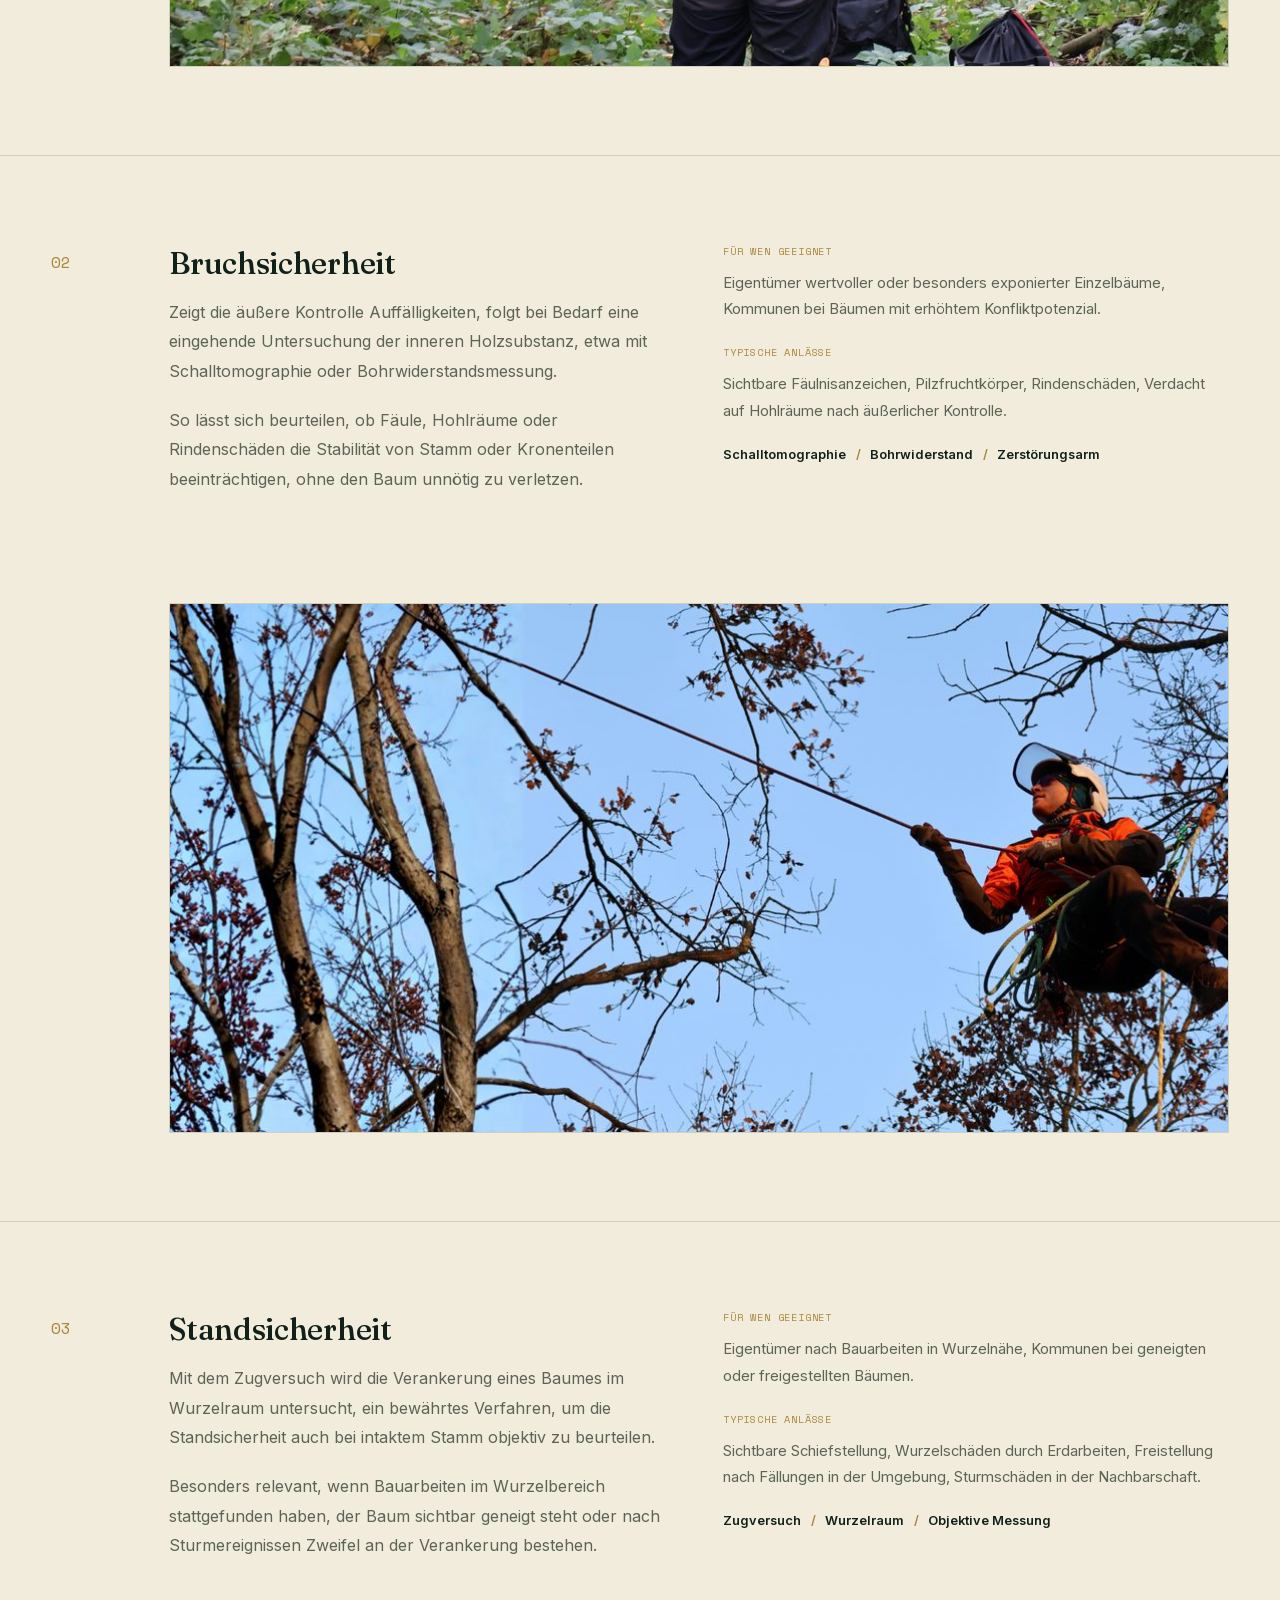
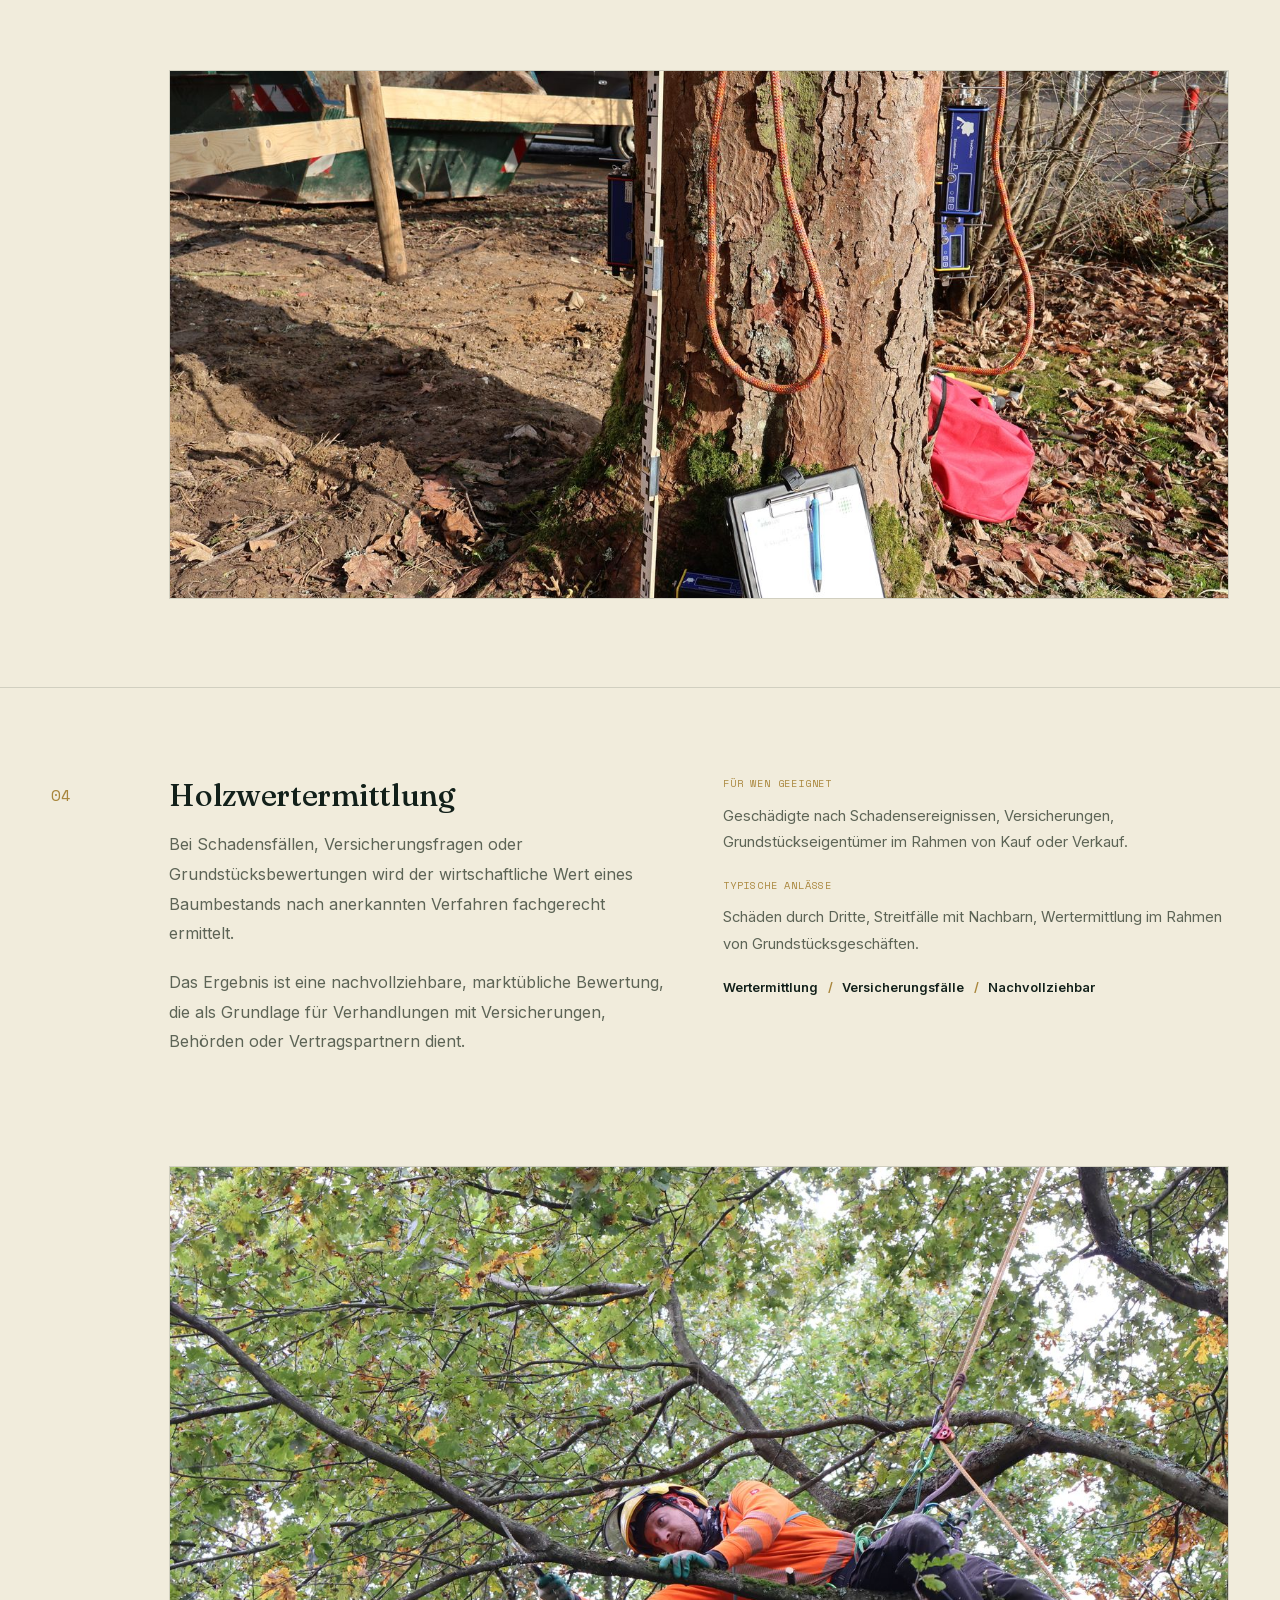
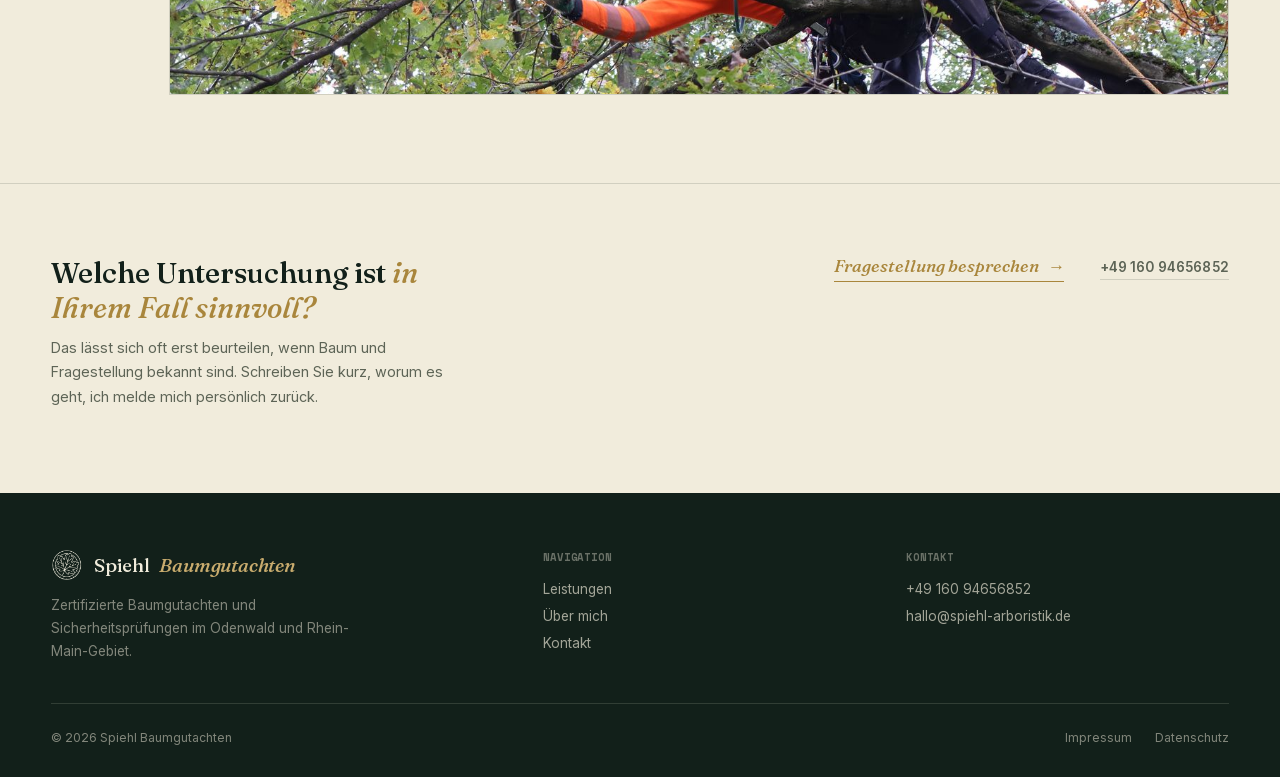
<file: leistungen.html>
<!DOCTYPE html>
<html lang="de">
<head>
<meta charset="UTF-8">
<link rel="icon" type="image/png" sizes="32x32" href="favicon-32.png">
<link rel="icon" type="image/png" sizes="192x192" href="favicon-192.png">
<link rel="apple-touch-icon" sizes="180x180" href="apple-touch-icon.png">
<meta name="viewport" content="width=device-width, initial-scale=1">
<title>Leistungen im Odenwald · Baumsachverständiger Spiehl</title>
<meta name="description" content="Baumkontrolle, Bruchsicherheit, Standsicherheit und Holzwertermittlung - Leistungen des Baumsachverständigen Spiehl im Odenwald & Rhein-Main-Gebiet.">
<meta name="robots" content="index, follow">
<link rel="canonical" href="https://noeffen.github.io/Spiehl/leistungen.html">

<meta property="og:type" content="website">
<meta property="og:url" content="https://noeffen.github.io/Spiehl/leistungen.html">
<meta property="og:title" content="Leistungen im Odenwald · Baumsachverständiger Spiehl">
<meta property="og:description" content="Baumkontrolle, Bruchsicherheit, Standsicherheit und Holzwertermittlung - Leistungen des Baumsachverständigen Spiehl im Odenwald & Rhein-Main-Gebiet.">
<meta property="og:image" content="https://noeffen.github.io/Spiehl/img/og-image.jpg">
<meta property="og:image:width" content="1200">
<meta property="og:image:height" content="630">
<meta property="og:image:alt" content="Spiehl Baumgutachten · Baumsachverständiger im Odenwald">
<meta property="og:site_name" content="Baumsachverständiger Spiehl">
<meta property="og:locale" content="de_DE">
<meta name="twitter:card" content="summary_large_image">
<meta name="twitter:title" content="Leistungen im Odenwald · Baumsachverständiger Spiehl">
<meta name="twitter:description" content="Baumkontrolle, Bruchsicherheit, Standsicherheit und Holzwertermittlung - Leistungen des Baumsachverständigen Spiehl im Odenwald & Rhein-Main-Gebiet.">
<meta name="twitter:image" content="https://noeffen.github.io/Spiehl/img/og-image.jpg">

<script type="application/ld+json">
{
  "@context": "https://schema.org",
  "@graph": [
    {"@type": "BreadcrumbList", "itemListElement": [
      {"@type": "ListItem", "position": 1, "name": "Start", "item": "https://noeffen.github.io/Spiehl/"},
      {"@type": "ListItem", "position": 2, "name": "Leistungen", "item": "https://noeffen.github.io/Spiehl/leistungen.html"}
    ]},
    {
      "@type": "ProfessionalService",
      "@id": "https://noeffen.github.io/Spiehl/#business",
      "name": "Baumsachverständiger Spiehl",
      "description": "Zertifizierte Baumgutachten, Baumkontrolle, Bruch- und Standsicherheitsprüfung sowie Holzwertermittlung im Odenwald und Rhein-Main-Gebiet.",
      "url": "https://noeffen.github.io/Spiehl/",
      "telephone": "+4916094656852",
      "email": "hallo@spiehl-arboristik.de",
      "image": "https://noeffen.github.io/Spiehl/img/og-image.jpg",
      "areaServed": ["Odenwald", "Rhein-Main-Gebiet", "Hessen"],
      "address": {"@type": "PostalAddress", "streetAddress": "Bessunger Str. 138a", "postalCode": "64347", "addressLocality": "Griesheim", "addressRegion": "Hessen", "addressCountry": "DE"}
    },
    {"@type": "Service", "name": "Baumkontrolle", "provider": {"@id": "https://noeffen.github.io/Spiehl/#business"}, "areaServed": "Odenwald"},
    {"@type": "Service", "name": "Bruchsicherheitsprüfung", "provider": {"@id": "https://noeffen.github.io/Spiehl/#business"}, "areaServed": "Odenwald"},
    {"@type": "Service", "name": "Standsicherheitsprüfung", "provider": {"@id": "https://noeffen.github.io/Spiehl/#business"}, "areaServed": "Odenwald"},
    {"@type": "Service", "name": "Holzwertermittlung", "provider": {"@id": "https://noeffen.github.io/Spiehl/#business"}, "areaServed": "Odenwald"}
  ]
}
</script>

<link rel="stylesheet" href="fonts/fonts.css">

<style>
  * { margin: 0; padding: 0; box-sizing: border-box; }
  :root {
    --forest: #12201A; --gold: #A9863C; --gold-pale: #C9AC6E;
    --paper: #F1ECDC; --line: rgba(18,32,26,0.14); --line-dark: rgba(241,236,220,0.14);
    --ink: #16211B; --muted: #5D6456;
  }
  html { scroll-behavior: smooth; }
  body { font-family: 'Inter', -apple-system, BlinkMacSystemFont, sans-serif; background: var(--paper); color: var(--ink); -webkit-font-smoothing: antialiased; }
  a { text-decoration: none; color: inherit; }
  .sr-only { position: absolute; width: 1px; height: 1px; padding: 0; margin: -1px; overflow: hidden; clip: rect(0,0,0,0); white-space: nowrap; border: 0; }
  .skip-link { position: absolute; left: -9999px; top: 0; z-index: 9999; background: var(--forest); color: var(--paper); padding: .8rem 1.4rem; font-size: .85rem; font-weight: 600; }
  .skip-link:focus { left: 1rem; top: 1rem; }
  a:focus-visible, button:focus-visible { outline: 2px solid var(--gold); outline-offset: 2px; }

  .section-nav { position: fixed; right: 2.4rem; top: 50%; transform: translateY(-50%); z-index: 400; display: flex; flex-direction: column; align-items: flex-end; gap: 1.6rem; pointer-events: none; }
  .section-nav a { position: relative; display: block; width: 14px; height: 14px; --proximity: 0; pointer-events: auto; }
  .section-nav .sn-dot { position: absolute; top: 50%; right: 0; transform: translateY(-50%) scale(calc(1 + var(--proximity) * .8)); width: 6px; height: 6px; border-radius: 50%; background: var(--gold); opacity: calc(.26 + var(--proximity) * .74); transition: opacity .5s ease, transform .5s ease; }
  .section-nav a:hover .sn-dot { opacity: 1; transform: translateY(-50%) scale(1.8); }
  .section-nav .sn-label { position: absolute; right: 18px; top: 50%; font-family: 'Space Mono', monospace; font-size: .64rem; letter-spacing: .05em; color: var(--paper); background: var(--forest); padding: .4rem .65rem; border-radius: 2px; opacity: var(--proximity); transform: translateY(-50%) translateX(calc(8px - 8px * var(--proximity))); transition: opacity .5s ease, transform .5s ease; white-space: nowrap; pointer-events: none; }
  .section-nav a:hover .sn-label { opacity: 1; transform: translateY(-50%) translateX(0); }
  @media(max-width: 1180px) { .section-nav { display: none; } }
  .container { max-width: 1440px; margin: 0 auto; padding: 0 clamp(1.4rem, 4vw, 4rem); }

  header { position: fixed; top: 0; left: 0; right: 0; z-index: 600; padding: 1.6rem clamp(1.4rem, 4vw, 2.5rem); transition: background .3s, box-shadow .3s; }
  header.scrolled { background: rgba(241,236,220,0.98); padding: 1.1rem clamp(1.4rem, 4vw, 2.5rem); box-shadow: 0 1px 0 var(--line); }
  .nav-inner { display: flex; justify-content: space-between; align-items: center; }
  .brand { display: inline-flex; align-items: center; gap: .6rem; font-family: 'Fraunces', serif; font-weight: 500; font-size: 1.2rem; letter-spacing: -.01em; color: var(--paper); transition: color .3s; }
  .brand img { height: 1.7em; width: auto; display: block; }
  .brand .icon-dark { display: none; }
  header.scrolled .brand .icon-light { display: none; }
  header.scrolled .brand .icon-dark { display: block; }
  .brand em { font-style: italic; color: var(--gold-pale); }
  header.scrolled .brand { color: var(--forest); }
  header.scrolled .brand em { color: var(--gold); }
  .nav-links { display: flex; align-items: center; gap: 2.4rem; }
  .nav-links a.link { font-size: .82rem; font-weight: 500; color: var(--paper); opacity: .65; transition: opacity .2s, color .3s; }
  .nav-links a.link:hover, .nav-links a.link.active { opacity: 1; }
  header.scrolled .nav-links a.link { color: var(--ink); opacity: .6; }
  header.scrolled .nav-links a.link:hover, header.scrolled .nav-links a.link.active { opacity: 1; }
  .nav-phone { display: inline-flex; align-items: center; gap: .45rem; font-size: .78rem; font-weight: 600; letter-spacing: .04em; color: var(--paper); border-bottom: 1px solid var(--paper); padding-bottom: 2px; transition: color .2s, border-color .2s; }
  .nav-phone:hover { color: var(--gold); border-color: var(--gold); }
  header.scrolled .nav-phone { color: var(--forest); border-color: var(--forest); }
  .nav-phone-icon { display: none; width: 17px; height: 17px; flex-shrink: 0; }

  .burger { display: none; flex-direction: column; justify-content: center; gap: 5px; width: 30px; height: 24px; background: none; border: none; cursor: pointer; padding: 0; color: var(--paper); transition: color .3s; }
  header.scrolled .burger { color: var(--forest); }
  .burger span { display: block; width: 100%; height: 1.5px; background: currentColor; transition: transform .3s ease, opacity .3s ease; }
  .burger.open { color: var(--paper); }
  .burger.open span:nth-child(1) { transform: translateY(6.5px) rotate(45deg); }
  .burger.open span:nth-child(2) { opacity: 0; }
  .burger.open span:nth-child(3) { transform: translateY(-6.5px) rotate(-45deg); }

  .mobile-menu {
    position: fixed; inset: 0; z-index: 550; background: var(--forest); color: var(--paper);
    display: flex; flex-direction: column; justify-content: center; align-items: flex-start;
    padding: 2rem clamp(1.6rem, 8vw, 4rem); gap: 1.7rem;
    opacity: 0; visibility: hidden; transform: translateY(-12px);
    transition: opacity .35s ease, transform .35s ease, visibility 0s linear .35s;
  }
  .mobile-menu.open { opacity: 1; visibility: visible; transform: translateY(0); transition: opacity .35s ease, transform .35s ease; }
  .mobile-menu a { font-family: 'Fraunces', serif; font-size: 2.1rem; font-weight: 500; color: var(--paper); }
  .mobile-menu a.active { color: var(--gold-pale); font-style: italic; }
  .mobile-menu .mm-phone { margin-top: 1rem; font-family: 'Space Mono', monospace; font-size: .9rem; font-weight: 400; color: var(--gold-pale); border-bottom: 1px solid var(--gold-pale); padding-bottom: 3px; }

  .cta-link { display: inline-flex; align-items: baseline; gap: .5rem; border-bottom: 1.5px solid currentColor; padding-bottom: 4px; transition: gap .25s ease, opacity .2s ease, color .2s ease; }
  .cta-link:hover { gap: .85rem; }
  .cta-link .arrow { display: inline-block; transition: transform .25s ease; }
  .cta-link:hover .arrow { transform: translateX(3px); }
  .cta-primary { font-family: 'Fraunces', serif; font-style: italic; font-weight: 500; font-size: 1.08rem; color: var(--gold-pale); }
  .cta-secondary { font-family: 'Inter', sans-serif; font-weight: 600; font-size: .85rem; letter-spacing: .01em; color: rgba(241,236,220,.6); border-color: rgba(241,236,220,.32); }
  .cta-secondary:hover { color: var(--paper); border-color: var(--gold-pale); }
  .cta-primary-dark { font-family: 'Fraunces', serif; font-style: italic; font-weight: 500; font-size: 1.08rem; color: var(--gold); }
  .cta-secondary-dark { font-family: 'Inter', sans-serif; font-weight: 600; font-size: .85rem; letter-spacing: .01em; color: var(--muted); border-color: var(--line); }
  .cta-secondary-dark:hover { color: var(--forest); border-color: var(--gold); }

  .kicker { display: inline-flex; align-items: center; gap: .7rem; font-family: 'Space Mono', monospace; font-size: .68rem; letter-spacing: .08em; color: var(--gold-pale); margin-bottom: 1.3rem; }
  .kicker::before { content: ''; width: 22px; height: 1px; background: var(--gold-pale); }

  .intro-split { position: relative; overflow: hidden; background: var(--forest); color: var(--paper); padding: 10.5rem 0 5.5rem; }
  .intro-bg { position: absolute; inset: 0; z-index: 0; }
  .intro-bg img { width: 100%; height: 100%; object-fit: cover; object-position: 68% 22%; }
  .intro-bg::after { content: ''; position: absolute; inset: 0; background: linear-gradient(120deg, rgba(18,32,26,.94) 0%, rgba(18,32,26,.88) 50%, rgba(18,32,26,.94) 100%); }
  .intro-grid { position: relative; z-index: 1; display: grid; grid-template-columns: 1fr 1px 1fr; gap: 4.4rem; align-items: start; }
  .intro-divider { align-self: stretch; background: linear-gradient(180deg, transparent 0%, rgba(201,172,110,.3) 18%, rgba(201,172,110,.3) 82%, transparent 100%); }
  .intro-split h1 { font-family: 'Fraunces', serif; font-weight: 500; font-size: clamp(1.9rem, 2.5vw, 2.7rem); line-height: 1.15; letter-spacing: -.02em; margin-bottom: 1.1rem; }
  .intro-split h2 { font-family: 'Fraunces', serif; font-weight: 500; font-size: clamp(1.7rem, 2.2vw, 2.3rem); line-height: 1.15; letter-spacing: -.02em; margin-bottom: 1.1rem; }
  .intro-split h1 em, .intro-split h2 em { font-style: italic; color: var(--gold-pale); font-weight: 400; }
  .intro-split .lead-sm { font-size: .96rem; line-height: 1.8; color: rgba(241,236,220,.62); font-weight: 300; }
  .intro-right .lead-sm { margin-bottom: 2.2rem; }

  .svc-detail { padding: 5.5rem 0; border-bottom: 1px solid var(--line); }
  .svc-detail-grid { display: grid; grid-template-columns: 70px 1fr 1fr; gap: 3rem; align-items: start; }
  .svc-detail-grid > .svc-photo-wrap { grid-column: 2 / 4; }
  .svc-num { font-family: 'Space Mono', monospace; font-size: 1rem; color: var(--gold); padding-top: .4rem; }
  .svc-detail h2 { font-family: 'Fraunces', serif; font-weight: 500; font-size: 1.9rem; color: var(--forest); margin-bottom: 1rem; letter-spacing: -.01em; }
  .svc-detail .lead-txt { font-size: 1rem; line-height: 1.85; color: var(--muted); margin-bottom: 1.2rem; }
  .svc-meta-label { font-family: 'Space Mono', monospace; font-size: .64rem; letter-spacing: .08em; color: var(--gold); margin-bottom: .7rem; display: block; }
  .svc-meta p { font-size: .92rem; line-height: 1.8; color: var(--muted); margin-bottom: 1.4rem; }
  .svc-tags { font-size: .8rem; color: var(--muted); }
  .svc-tags span { color: var(--forest); font-weight: 600; }
  .svc-tags .sep { color: var(--gold); margin: 0 .6rem; }
  .svc-photo-wrap { margin-top: 2.6rem; aspect-ratio: 2/1; overflow: hidden; border: 1px solid var(--line); }
  .svc-photo { display: block; width: 100%; height: 100%; object-fit: cover; transition: transform .7s cubic-bezier(.16,1,.3,1); }
  .svc-photo-wrap:hover .svc-photo { transform: scale(1.06); }

  .situations-list { margin-top: 1.6rem; display: flex; flex-direction: column; gap: 1rem; }
  .situations-list li { list-style: none; display: flex; align-items: baseline; gap: .9rem; font-size: .95rem; line-height: 1.7; color: rgba(241,236,220,.72); }
  .situations-list li::before { content: ''; width: 5px; height: 5px; border-radius: 50%; background: var(--gold-pale); flex-shrink: 0; transform: translateY(-2px); }

  .cta-strip { padding: 4.4rem 0 5.2rem; border-top: 1px solid var(--line); }
  .cta-strip-inner { display: flex; justify-content: space-between; align-items: flex-start; gap: 2rem; flex-wrap: wrap; }
  .cta-strip-inner p { font-size: .9rem; line-height: 1.7; color: var(--muted); max-width: 400px; margin-top: .7rem; }
  .cta-strip h3 { font-family: 'Fraunces', serif; font-size: 1.8rem; font-weight: 500; color: var(--forest); max-width: 420px; }
  .cta-strip h3 em { font-style: italic; color: var(--gold); }

  footer { background: var(--forest); color: rgba(241,236,220,.5); padding: 3.5rem 0 2rem; }
  .footer-grid { display: grid; grid-template-columns: 1.4fr 1fr 1fr; gap: 2.5rem; padding-bottom: 2.5rem; border-bottom: 1px solid var(--line-dark); }
  .footer-grid .brand { color: var(--paper); margin-bottom: .8rem; }
  .footer-grid p { font-size: .85rem; line-height: 1.7; max-width: 320px; }
  .footer-col h5 { font-family: 'Space Mono', monospace; font-size: .66rem; letter-spacing: .08em; color: rgba(241,236,220,.4); margin-bottom: 1rem; }
  .footer-col a { display: block; font-size: .85rem; margin-bottom: .7rem; color: rgba(241,236,220,.65); transition: color .2s; }
  .footer-col a:hover { color: var(--paper); }
  .footer-bottom { display: flex; justify-content: space-between; padding-top: 1.6rem; font-size: .76rem; flex-wrap: wrap; gap: .6rem; }

  .reveal { opacity: 0; transform: translateY(24px); transition: opacity .8s cubic-bezier(.16,1,.3,1), transform .8s cubic-bezier(.16,1,.3,1); }
  .reveal.visible { opacity: 1; transform: translateY(0); }
  .d1{transition-delay:.06s}.d2{transition-delay:.14s}.d3{transition-delay:.22s}.d4{transition-delay:.3s}

  @media(max-width: 900px) {
    .svc-detail-grid { grid-template-columns: 1fr; gap: 1.2rem; }
    .svc-detail-grid > .svc-photo-wrap { grid-column: 1; }
    .svc-photo-wrap { aspect-ratio: 4/3; }
    .intro-grid { grid-template-columns: 1fr; gap: 3rem; }
    .intro-divider { display: none; }
    .footer-grid { grid-template-columns: 1fr; gap: 2rem; }
    .nav-links .link { display: none; }
    .burger { display: flex; }
    .nav-phone { border-bottom: none; padding-bottom: 0; }
    .nav-phone-text { display: none; }
    .nav-phone-icon { display: block; }
  }
  @media(max-width: 600px) {
    .container { padding: 0 1.4rem; }
    header { padding: 1.2rem 1.4rem; }
    header.scrolled { padding: 1rem 1.4rem; }
    .cta-strip-inner { flex-direction: column; align-items: flex-start; }
  }
</style>
</head>
<body>

<a href="#main-content" class="skip-link">Zum Hauptinhalt springen</a>

<nav class="section-nav" aria-label="Leistungsabschnitte">
  <a href="#baumkontrolle"><span class="sn-label">Baumkontrolle</span><span class="sn-dot"></span></a>
  <a href="#bruchsicherheit"><span class="sn-label">Bruchsicherheit</span><span class="sn-dot"></span></a>
  <a href="#standsicherheit"><span class="sn-label">Standsicherheit</span><span class="sn-dot"></span></a>
  <a href="#holzwert"><span class="sn-label">Holzwertermittlung</span><span class="sn-dot"></span></a>
</nav>

<header id="siteHeader">
  <div class="nav-inner">
    <a href="index.html" class="brand">
      <img src="img/logo-icon-light.png" alt="" class="icon-light" width="120" height="118">
      <img src="img/logo-icon-dark.png" alt="" class="icon-dark" width="120" height="118">
      Spiehl <em>Baumgutachten</em>
    </a>
    <div class="nav-links">
      <a href="leistungen.html" class="link active">Leistungen</a>
      <a href="ueber-mich.html" class="link">Über mich</a>
      <a href="kontakt.html" class="link">Kontakt</a>
      <a href="tel:+4916094656852" class="nav-phone" aria-label="Anrufen: +49 160 94656852">
        <span class="nav-phone-text">+49 160 94656852</span>
        <svg class="nav-phone-icon" viewBox="0 0 24 24" fill="none" stroke="currentColor" stroke-width="1.8" stroke-linecap="round" stroke-linejoin="round" aria-hidden="true"><path d="M6.6 10.8c1.4 2.8 3.8 5.2 6.6 6.6l2.2-2.2c.3-.3.7-.4 1-.2 1.1.4 2.3.6 3.5.6.6 0 1 .4 1 1v3.4c0 .6-.4 1-1 1C10.6 21 3 13.4 3 4c0-.6.4-1 1-1h3.4c.6 0 1 .4 1 1 0 1.2.2 2.4.6 3.5.1.3 0 .7-.2 1L6.6 10.8Z"/></svg>
      </a>
      <button class="burger" id="burgerBtn" aria-label="Menü öffnen" aria-expanded="false"><span></span><span></span><span></span></button>
    </div>
  </div>
</header>

<div class="mobile-menu" id="mobileMenu">
  <a href="leistungen.html" class="active">Leistungen</a>
  <a href="ueber-mich.html">Über mich</a>
  <a href="kontakt.html">Kontakt</a>
  <a href="tel:+4916094656852" class="mm-phone">+49 160 94656852</a>
</div>

<section class="intro-split" id="main-content">
  <div class="intro-bg"><img src="img/klettern-bg.jpg" alt="" width="800" height="1200" decoding="async"></div>
  <div class="container intro-grid">
    <div class="intro-left reveal">
      <div class="kicker">// Leistungen</div>
      <h1>Vier Prüfverfahren, <em>ein Ziel: Klarheit.</em><span class="sr-only"> Baumkontrolle, Bruchsicherheit, Standsicherheit und Holzwertermittlung im Odenwald.</span></h1>
      <p class="lead-sm">Jede Untersuchung wird individuell auf Ihre Fragestellung abgestimmt, von der einfachen Sichtkontrolle bis zur eingehenden technischen Untersuchung.</p>
    </div>
    <div class="intro-divider" aria-hidden="true"></div>
    <div class="intro-right reveal d1">
      <div class="kicker">// Wann ein Gutachten</div>
      <h2>Wann sich eine <em>Prüfung lohnt.</em></h2>
      <p class="lead-sm">Nicht jeder auffällige Baum lässt sich allein durch Hinsehen beurteilen. Eine fachliche Untersuchung ist insbesondere dann sinnvoll, wenn</p>
      <ul class="situations-list">
        <li>Schäden am Stamm oder an größeren Ästen erkennbar sind</li>
        <li>Hinweise auf Fäule, Hohlräume oder Pilzbefall bestehen</li>
        <li>die Standsicherheit nach Bauarbeiten oder einem Sturm infrage steht</li>
        <li>ein auffälliger Baum erhalten werden soll, statt ihn vorsorglich zu fällen</li>
        <li>eine nachvollziehbare Dokumentation für Eigentümer, Behörden oder Versicherungen benötigt wird</li>
      </ul>
    </div>
  </div>
</section>

<section class="svc-detail" id="baumkontrolle">
  <div class="container svc-detail-grid">
    <div class="svc-num reveal">01</div>
    <div class="reveal d1">
      <h2>Baumkontrolle</h2>
      <p class="lead-txt">Die regelmäßige Baumkontrolle dient der Beurteilung der Verkehrssicherheit, also der Frage, ob von einem Baum eine erkennbare Gefahr für Personen oder Sachwerte ausgeht.</p>
      <p class="lead-txt">Als Grundstückseigentümer sind Sie zur regelmäßigen Kontrolle Ihrer Bäume verpflichtet. Eine dokumentierte Sichtkontrolle nach anerkannten Methoden schützt Sie im Schadensfall und hilft, Risiken frühzeitig zu erkennen.</p>
    </div>
    <div class="reveal d2 svc-meta">
      <span class="svc-meta-label">FÜR WEN GEEIGNET</span>
      <p>Kommunen, Wohnungsunternehmen, Friedhofs- und Kirchengemeinden, private Grundstückseigentümer mit Baumbestand.</p>
      <span class="svc-meta-label">TYPISCHE ANLÄSSE</span>
      <p>Regelmäßige Kontrollpflicht, Auffälligkeiten nach Sturm, Verdacht auf Schädlingsbefall oder Fäule, Vorbereitung von Bauvorhaben in Baumnähe.</p>
      <div class="svc-tags"><span>Sichtkontrolle</span><span class="sep">/</span><span>Verkehrssicherheit</span><span class="sep">/</span><span>Dokumentation</span></div>
    </div>
    <div class="svc-photo-wrap reveal d3"><img src="img/kontrolle.jpg" alt="Sichtkontrolle der Baumkrone vor Ort" class="svc-photo" style="object-position: 50% 72%;" width="1100" height="1460" loading="lazy" decoding="async"></div>
  </div>
</section>

<section class="svc-detail" id="bruchsicherheit">
  <div class="container svc-detail-grid">
    <div class="svc-num reveal">02</div>
    <div class="reveal d1">
      <h2>Bruchsicherheit</h2>
      <p class="lead-txt">Zeigt die äußere Kontrolle Auffälligkeiten, folgt bei Bedarf eine eingehende Untersuchung der inneren Holzsubstanz, etwa mit Schalltomographie oder Bohrwiderstandsmessung.</p>
      <p class="lead-txt">So lässt sich beurteilen, ob Fäule, Hohlräume oder Rindenschäden die Stabilität von Stamm oder Kronenteilen beeinträchtigen, ohne den Baum unnötig zu verletzen.</p>
    </div>
    <div class="reveal d2 svc-meta">
      <span class="svc-meta-label">FÜR WEN GEEIGNET</span>
      <p>Eigentümer wertvoller oder besonders exponierter Einzelbäume, Kommunen bei Bäumen mit erhöhtem Konfliktpotenzial.</p>
      <span class="svc-meta-label">TYPISCHE ANLÄSSE</span>
      <p>Sichtbare Fäulnisanzeichen, Pilzfruchtkörper, Rindenschäden, Verdacht auf Hohlräume nach äußerlicher Kontrolle.</p>
      <div class="svc-tags"><span>Schalltomographie</span><span class="sep">/</span><span>Bohrwiderstand</span><span class="sep">/</span><span>Zerstörungsarm</span></div>
    </div>
    <div class="svc-photo-wrap reveal d3"><img src="img/kletterarbeit.jpg" alt="Seilklettertechnik zur Untersuchung der Krone in luftiger Höhe" class="svc-photo" style="object-position: 90% 55%;" width="1700" height="526" loading="lazy" decoding="async"></div>
  </div>
</section>

<section class="svc-detail" id="standsicherheit">
  <div class="container svc-detail-grid">
    <div class="svc-num reveal">03</div>
    <div class="reveal d1">
      <h2>Standsicherheit</h2>
      <p class="lead-txt">Mit dem Zugversuch wird die Verankerung eines Baumes im Wurzelraum untersucht, ein bewährtes Verfahren, um die Standsicherheit auch bei intaktem Stamm objektiv zu beurteilen.</p>
      <p class="lead-txt">Besonders relevant, wenn Bauarbeiten im Wurzelbereich stattgefunden haben, der Baum sichtbar geneigt steht oder nach Sturmereignissen Zweifel an der Verankerung bestehen.</p>
    </div>
    <div class="reveal d2 svc-meta">
      <span class="svc-meta-label">FÜR WEN GEEIGNET</span>
      <p>Eigentümer nach Bauarbeiten in Wurzelnähe, Kommunen bei geneigten oder freigestellten Bäumen.</p>
      <span class="svc-meta-label">TYPISCHE ANLÄSSE</span>
      <p>Sichtbare Schiefstellung, Wurzelschäden durch Erdarbeiten, Freistellung nach Fällungen in der Umgebung, Sturmschäden in der Nachbarschaft.</p>
      <div class="svc-tags"><span>Zugversuch</span><span class="sep">/</span><span>Wurzelraum</span><span class="sep">/</span><span>Objektive Messung</span></div>
    </div>
    <div class="svc-photo-wrap reveal d3"><img src="img/messung.jpg" alt="Zugversuch am Stamm mit Messtechnik zur Beurteilung der Standsicherheit" class="svc-photo" width="1500" height="1000" loading="lazy" decoding="async"></div>
  </div>
</section>

<section class="svc-detail" id="holzwert" style="border-bottom:none;">
  <div class="container svc-detail-grid">
    <div class="svc-num reveal">04</div>
    <div class="reveal d1">
      <h2>Holzwertermittlung</h2>
      <p class="lead-txt">Bei Schadensfällen, Versicherungsfragen oder Grundstücksbewertungen wird der wirtschaftliche Wert eines Baumbestands nach anerkannten Verfahren fachgerecht ermittelt.</p>
      <p class="lead-txt">Das Ergebnis ist eine nachvollziehbare, marktübliche Bewertung, die als Grundlage für Verhandlungen mit Versicherungen, Behörden oder Vertragspartnern dient.</p>
    </div>
    <div class="reveal d2 svc-meta">
      <span class="svc-meta-label">FÜR WEN GEEIGNET</span>
      <p>Geschädigte nach Schadensereignissen, Versicherungen, Grundstückseigentümer im Rahmen von Kauf oder Verkauf.</p>
      <span class="svc-meta-label">TYPISCHE ANLÄSSE</span>
      <p>Schäden durch Dritte, Streitfälle mit Nachbarn, Wertermittlung im Rahmen von Grundstücksgeschäften.</p>
      <div class="svc-tags"><span>Wertermittlung</span><span class="sep">/</span><span>Versicherungsfälle</span><span class="sep">/</span><span>Nachvollziehbar</span></div>
    </div>
    <div class="svc-photo-wrap reveal d3"><img src="img/untersuchung.jpg" alt="Eingehende Untersuchung des Baumbestands vor Ort" class="svc-photo" style="object-position: 50% 35%;" width="1500" height="1000" loading="lazy" decoding="async"></div>
  </div>
</section>

<section class="cta-strip reveal">
  <div class="container cta-strip-inner">
    <div>
      <h3>Welche Untersuchung ist <em>in Ihrem Fall sinnvoll?</em></h3>
      <p>Das lässt sich oft erst beurteilen, wenn Baum und Fragestellung bekannt sind. Schreiben Sie kurz, worum es geht, ich melde mich persönlich zurück.</p>
    </div>
    <div style="display:flex;align-items:baseline;gap:.5rem 2.2rem;flex-wrap:wrap;">
      <a href="kontakt.html" class="cta-link cta-primary-dark">Fragestellung besprechen <span class="arrow">→</span></a>
      <a href="tel:+4916094656852" class="cta-link cta-secondary-dark">+49 160 94656852</a>
    </div>
  </div>
</section>

<footer>
  <div class="container">
    <div class="footer-grid">
      <div>
        <a href="index.html" class="brand"><img src="img/logo-icon-light.png" alt="" width="120" height="118">Spiehl <em style="color:#C9AC6E;font-style:italic;">Baumgutachten</em></a>
        <p>Zertifizierte Baumgutachten und Sicherheitsprüfungen im Odenwald und Rhein-Main-Gebiet.</p>
      </div>
      <div class="footer-col">
        <h5>NAVIGATION</h5>
        <a href="leistungen.html">Leistungen</a>
        <a href="ueber-mich.html">Über mich</a>
        <a href="kontakt.html">Kontakt</a>
      </div>
      <div class="footer-col">
        <h5>KONTAKT</h5>
        <a href="tel:+4916094656852">+49 160 94656852</a>
        <a href="mailto:hallo@spiehl-arboristik.de">hallo@spiehl-arboristik.de</a>
      </div>
    </div>
    <div class="footer-bottom">
      <span>© 2026 Spiehl Baumgutachten</span>
      <div style="display:flex;gap:1.4rem;">
        <a href="impressum.html">Impressum</a>
        <a href="datenschutz.html">Datenschutz</a>
      </div>
    </div>
  </div>
</footer>

<script>
document.addEventListener('scroll', function(){
  document.getElementById('siteHeader').classList.toggle('scrolled', window.scrollY > 30);
}, { passive: true });
var io = new IntersectionObserver(function(entries){
  entries.forEach(function(e){ if (e.isIntersecting) e.target.classList.add('visible'); });
}, { threshold: 0.15 });
document.querySelectorAll('.reveal').forEach(function(el){ io.observe(el); });

var sectionNavEntries = ['baumkontrolle','bruchsicherheit','standsicherheit','holzwert']
  .map(function(id){
    return { el: document.getElementById(id), link: document.querySelector('.section-nav a[href="#' + id + '"]'), top: 0, height: 0 };
  })
  .filter(function(e){ return e.el && e.link; });

function measureSectionNav(){
  sectionNavEntries.forEach(function(e){
    var rect = e.el.getBoundingClientRect();
    e.top = rect.top + window.scrollY;
    e.height = rect.height;
  });
}

var sectionNavTicking = false;
function updateSectionNav(){
  sectionNavTicking = false;
  var vh = window.innerHeight;
  var viewportCenter = window.scrollY + vh / 2;
  var range = vh * 0.6;
  sectionNavEntries.forEach(function(e){
    var sectionCenter = e.top + e.height / 2;
    var dist = Math.abs(sectionCenter - viewportCenter);
    var proximity = Math.max(0, 1 - dist / range);
    proximity = proximity * proximity * (3 - 2 * proximity);
    e.link.style.setProperty('--proximity', proximity.toFixed(3));
  });
}
function onSectionNavScroll(){
  if (!sectionNavTicking) {
    sectionNavTicking = true;
    requestAnimationFrame(updateSectionNav);
  }
}
if (sectionNavEntries.length) {
  measureSectionNav();
  window.addEventListener('scroll', onSectionNavScroll, { passive: true });
  window.addEventListener('resize', function(){ measureSectionNav(); updateSectionNav(); }, { passive: true });
  updateSectionNav();
}

var burgerBtn = document.getElementById('burgerBtn');
var mobileMenu = document.getElementById('mobileMenu');
burgerBtn.addEventListener('click', function(){
  var isOpen = burgerBtn.classList.toggle('open');
  mobileMenu.classList.toggle('open', isOpen);
  burgerBtn.setAttribute('aria-expanded', isOpen);
  document.documentElement.style.overflow = isOpen ? 'hidden' : '';
});
mobileMenu.querySelectorAll('a').forEach(function(a){
  a.addEventListener('click', function(){
    burgerBtn.classList.remove('open');
    mobileMenu.classList.remove('open');
    document.documentElement.style.overflow = '';
  });
});
</script>

</body>
</html>
</file>
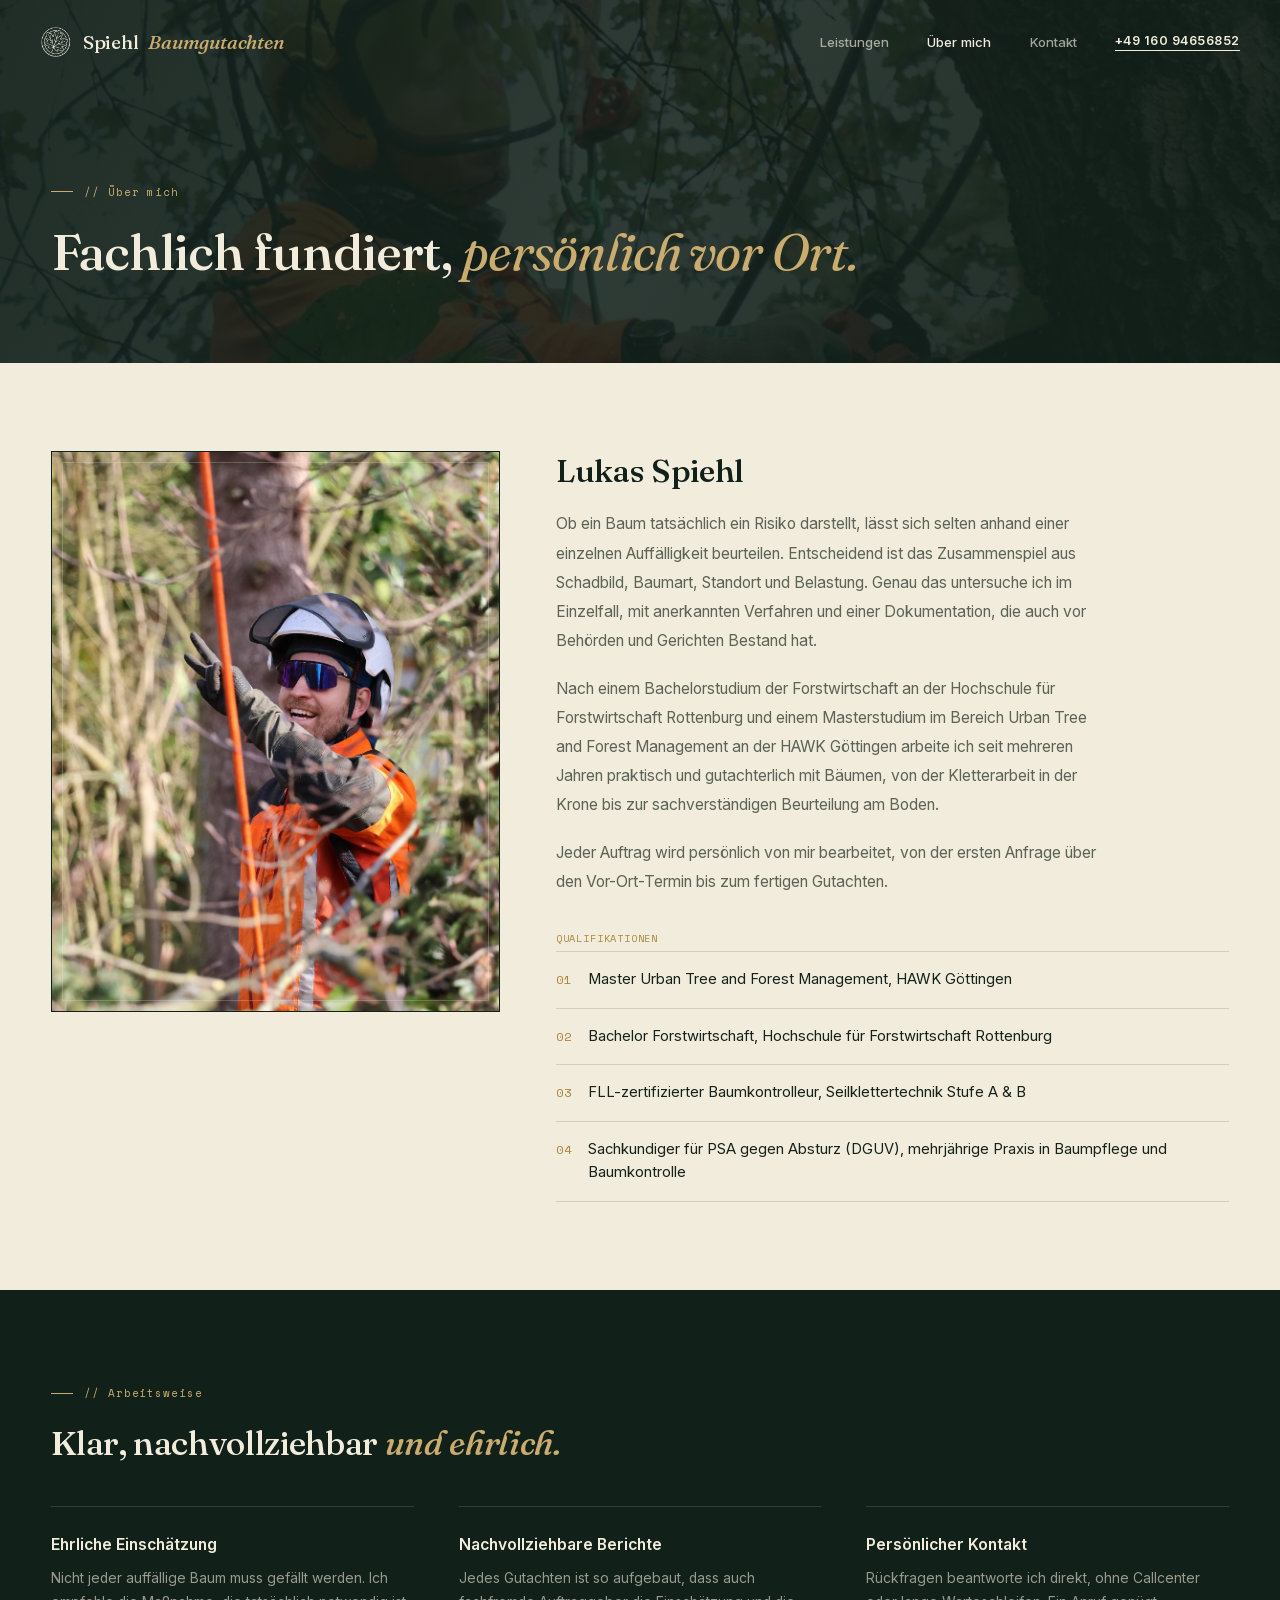
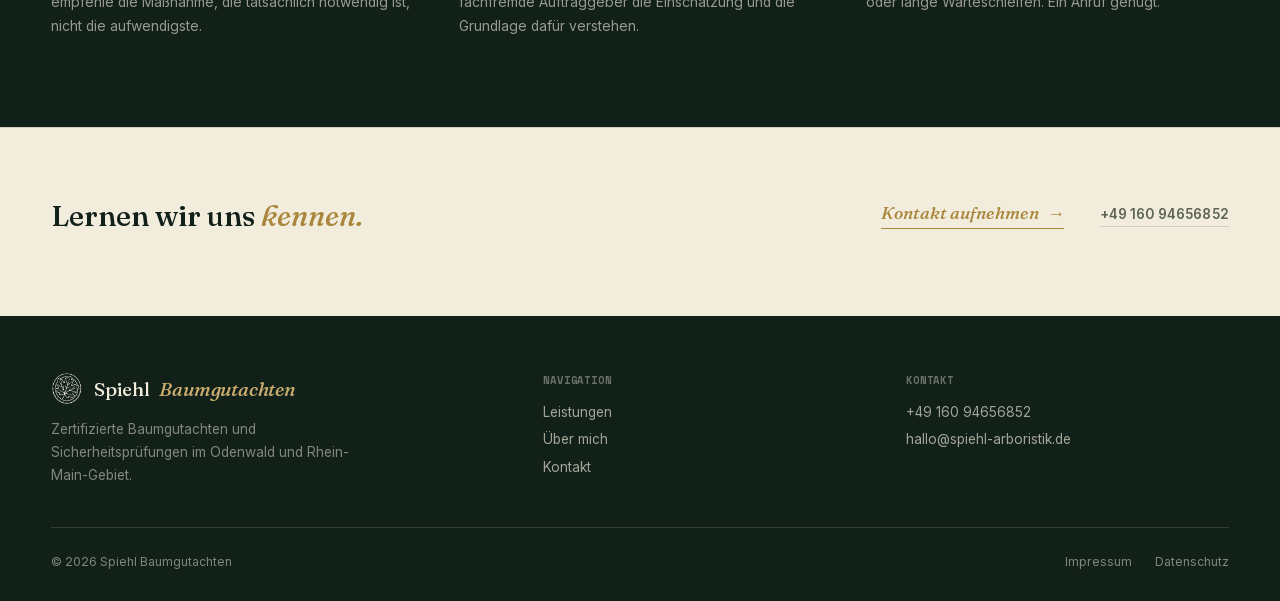
<file: ueber-mich.html>
<!DOCTYPE html>
<html lang="de">
<head>
<meta charset="UTF-8">
<link rel="icon" type="image/png" sizes="32x32" href="favicon-32.png">
<link rel="icon" type="image/png" sizes="192x192" href="favicon-192.png">
<link rel="apple-touch-icon" sizes="180x180" href="apple-touch-icon.png">
<meta name="viewport" content="width=device-width, initial-scale=1">
<title>Über mich · Baumsachverständiger Spiehl im Odenwald</title>
<meta name="description" content="Zertifizierter Baumsachverständiger im Odenwald - Qualifikation, Arbeitsweise und Herangehensweise von Spiehl Baumgutachten.">
<meta name="robots" content="index, follow">
<link rel="canonical" href="https://noeffen.github.io/Spiehl/ueber-mich.html">

<meta property="og:type" content="profile">
<meta property="og:url" content="https://noeffen.github.io/Spiehl/ueber-mich.html">
<meta property="og:title" content="Über mich · Baumsachverständiger Spiehl im Odenwald">
<meta property="og:description" content="Zertifizierter Baumsachverständiger im Odenwald - Qualifikation, Arbeitsweise und Herangehensweise von Spiehl Baumgutachten.">
<meta property="og:image" content="https://noeffen.github.io/Spiehl/img/og-image.jpg">
<meta property="og:image:width" content="1200">
<meta property="og:image:height" content="630">
<meta property="og:image:alt" content="Spiehl Baumgutachten · Baumsachverständiger im Odenwald">
<meta property="og:site_name" content="Baumsachverständiger Spiehl">
<meta property="og:locale" content="de_DE">
<meta name="twitter:card" content="summary_large_image">
<meta name="twitter:title" content="Über mich · Baumsachverständiger Spiehl im Odenwald">
<meta name="twitter:description" content="Zertifizierter Baumsachverständiger im Odenwald - Qualifikation, Arbeitsweise und Herangehensweise von Spiehl Baumgutachten.">
<meta name="twitter:image" content="https://noeffen.github.io/Spiehl/img/og-image.jpg">

<script type="application/ld+json">
{
  "@context": "https://schema.org",
  "@graph": [
    {"@type": "BreadcrumbList", "itemListElement": [
      {"@type": "ListItem", "position": 1, "name": "Start", "item": "https://noeffen.github.io/Spiehl/"},
      {"@type": "ListItem", "position": 2, "name": "Über mich", "item": "https://noeffen.github.io/Spiehl/ueber-mich.html"}
    ]},
    {
      "@type": "ProfessionalService",
      "@id": "https://noeffen.github.io/Spiehl/#business",
      "name": "Baumsachverständiger Spiehl",
      "description": "Zertifizierte Baumgutachten, Baumkontrolle, Bruch- und Standsicherheitsprüfung sowie Holzwertermittlung im Odenwald und Rhein-Main-Gebiet.",
      "url": "https://noeffen.github.io/Spiehl/",
      "telephone": "+4916094656852",
      "email": "hallo@spiehl-arboristik.de",
      "image": "https://noeffen.github.io/Spiehl/img/og-image.jpg",
      "areaServed": ["Odenwald", "Rhein-Main-Gebiet", "Hessen"],
      "address": {"@type": "PostalAddress", "streetAddress": "Bessunger Str. 138a", "postalCode": "64347", "addressLocality": "Griesheim", "addressRegion": "Hessen", "addressCountry": "DE"}
    },
    {
      "@type": "Person",
      "@id": "https://noeffen.github.io/Spiehl/#person",
      "name": "Lukas Spiehl",
      "jobTitle": "Baumsachverständiger",
      "image": "https://noeffen.github.io/Spiehl/img/portrait.jpg",
      "worksFor": {"@id": "https://noeffen.github.io/Spiehl/#business"},
      "alumniOf": [
        {"@type": "CollegeOrUniversity", "name": "HAWK Hochschule für angewandte Wissenschaft und Kunst Göttingen"},
        {"@type": "CollegeOrUniversity", "name": "Hochschule für Forstwirtschaft Rottenburg"}
      ]
    }
  ]
}
</script>

<link rel="stylesheet" href="fonts/fonts.css">

<style>
  * { margin: 0; padding: 0; box-sizing: border-box; }
  :root {
    --forest: #12201A; --gold: #A9863C; --gold-pale: #C9AC6E;
    --paper: #F1ECDC; --line: rgba(18,32,26,0.14); --line-dark: rgba(241,236,220,0.14);
    --ink: #16211B; --muted: #5D6456;
  }
  body { font-family: 'Inter', -apple-system, BlinkMacSystemFont, sans-serif; background: var(--paper); color: var(--ink); -webkit-font-smoothing: antialiased; }
  a { text-decoration: none; color: inherit; }
  .sr-only { position: absolute; width: 1px; height: 1px; padding: 0; margin: -1px; overflow: hidden; clip: rect(0,0,0,0); white-space: nowrap; border: 0; }
  .skip-link { position: absolute; left: -9999px; top: 0; z-index: 9999; background: var(--forest); color: var(--paper); padding: .8rem 1.4rem; font-size: .85rem; font-weight: 600; }
  .skip-link:focus { left: 1rem; top: 1rem; }
  a:focus-visible, button:focus-visible { outline: 2px solid var(--gold); outline-offset: 2px; }
  .container { max-width: 1440px; margin: 0 auto; padding: 0 clamp(1.4rem, 4vw, 4rem); }

  header { position: fixed; top: 0; left: 0; right: 0; z-index: 600; padding: 1.6rem clamp(1.4rem, 4vw, 2.5rem); transition: background .3s, box-shadow .3s; }
  header.scrolled { background: rgba(241,236,220,0.98); padding: 1.1rem clamp(1.4rem, 4vw, 2.5rem); box-shadow: 0 1px 0 var(--line); }
  .nav-inner { display: flex; justify-content: space-between; align-items: center; }
  .brand { display: inline-flex; align-items: center; gap: .6rem; font-family: 'Fraunces', serif; font-weight: 500; font-size: 1.2rem; letter-spacing: -.01em; color: var(--paper); transition: color .3s; }
  .brand img { height: 1.7em; width: auto; display: block; }
  .brand .icon-dark { display: none; }
  header.scrolled .brand .icon-light { display: none; }
  header.scrolled .brand .icon-dark { display: block; }
  .brand em { font-style: italic; color: var(--gold-pale); }
  header.scrolled .brand { color: var(--forest); }
  header.scrolled .brand em { color: var(--gold); }
  .nav-links { display: flex; align-items: center; gap: 2.4rem; }
  .nav-links a.link { font-size: .82rem; font-weight: 500; color: var(--paper); opacity: .65; transition: opacity .2s, color .3s; }
  .nav-links a.link:hover, .nav-links a.link.active { opacity: 1; }
  header.scrolled .nav-links a.link { color: var(--ink); opacity: .6; }
  header.scrolled .nav-links a.link:hover, header.scrolled .nav-links a.link.active { opacity: 1; }
  .nav-phone { display: inline-flex; align-items: center; gap: .45rem; font-size: .78rem; font-weight: 600; letter-spacing: .04em; color: var(--paper); border-bottom: 1px solid var(--paper); padding-bottom: 2px; transition: color .2s, border-color .2s; }
  .nav-phone:hover { color: var(--gold); border-color: var(--gold); }
  header.scrolled .nav-phone { color: var(--forest); border-color: var(--forest); }
  .nav-phone-icon { display: none; width: 17px; height: 17px; flex-shrink: 0; }

  .burger { display: none; flex-direction: column; justify-content: center; gap: 5px; width: 30px; height: 24px; background: none; border: none; cursor: pointer; padding: 0; color: var(--paper); transition: color .3s; }
  header.scrolled .burger { color: var(--forest); }
  .burger span { display: block; width: 100%; height: 1.5px; background: currentColor; transition: transform .3s ease, opacity .3s ease; }
  .burger.open { color: var(--paper); }
  .burger.open span:nth-child(1) { transform: translateY(6.5px) rotate(45deg); }
  .burger.open span:nth-child(2) { opacity: 0; }
  .burger.open span:nth-child(3) { transform: translateY(-6.5px) rotate(-45deg); }

  .mobile-menu {
    position: fixed; inset: 0; z-index: 550; background: var(--forest); color: var(--paper);
    display: flex; flex-direction: column; justify-content: center; align-items: flex-start;
    padding: 2rem clamp(1.6rem, 8vw, 4rem); gap: 1.7rem;
    opacity: 0; visibility: hidden; transform: translateY(-12px);
    transition: opacity .35s ease, transform .35s ease, visibility 0s linear .35s;
  }
  .mobile-menu.open { opacity: 1; visibility: visible; transform: translateY(0); transition: opacity .35s ease, transform .35s ease; }
  .mobile-menu a { font-family: 'Fraunces', serif; font-size: 2.1rem; font-weight: 500; color: var(--paper); }
  .mobile-menu a.active { color: var(--gold-pale); font-style: italic; }
  .mobile-menu .mm-phone { margin-top: 1rem; font-family: 'Space Mono', monospace; font-size: .9rem; font-weight: 400; color: var(--gold-pale); border-bottom: 1px solid var(--gold-pale); padding-bottom: 3px; }

  .cta-link { display: inline-flex; align-items: baseline; gap: .5rem; border-bottom: 1.5px solid currentColor; padding-bottom: 4px; transition: gap .25s ease, opacity .2s ease, color .2s ease; }
  .cta-link:hover { gap: .85rem; }
  .cta-link .arrow { display: inline-block; transition: transform .25s ease; }
  .cta-link:hover .arrow { transform: translateX(3px); }
  .cta-primary-dark { font-family: 'Fraunces', serif; font-style: italic; font-weight: 500; font-size: 1.08rem; color: var(--gold); }
  .cta-secondary-dark { font-family: 'Inter', sans-serif; font-weight: 600; font-size: .85rem; letter-spacing: .01em; color: var(--muted); border-color: var(--line); }
  .cta-secondary-dark:hover { color: var(--forest); border-color: var(--gold); }

  .page-hero { position: relative; overflow: hidden; background: var(--forest); color: var(--paper); padding: 11rem 0 5rem; }
  .hero-bg { position: absolute; inset: 0; z-index: 0; }
  .hero-bg img { width: 100%; height: 100%; object-fit: cover; object-position: 68% 20%; }
  .hero-bg::after { content: ''; position: absolute; inset: 0; background: linear-gradient(120deg, rgba(18,32,26,.94) 0%, rgba(18,32,26,.88) 50%, rgba(18,32,26,.94) 100%); }
  .page-hero .container { position: relative; z-index: 1; }
  .kicker { display: inline-flex; align-items: center; gap: .7rem; font-family: 'Space Mono', monospace; font-size: .68rem; letter-spacing: .08em; color: var(--gold-pale); margin-bottom: 1.3rem; }
  .kicker::before { content: ''; width: 22px; height: 1px; background: var(--gold-pale); }
  .page-hero h1 { font-family: 'Fraunces', serif; font-weight: 500; font-size: clamp(2.3rem, 4vw, 3.4rem); letter-spacing: -.02em; }
  .page-hero h1 em { font-style: italic; color: var(--gold-pale); font-weight: 400; }

  .about-section { padding: 5.5rem 0; }
  .about-grid { display: grid; grid-template-columns: .8fr 1.2fr; gap: 3.5rem; align-items: start; }
  .photo-box {
    aspect-ratio: 4/5; overflow: hidden; background: var(--forest);
    position: relative; border: 1px solid var(--line);
  }
  .photo-box img { width: 100%; height: 100%; object-fit: cover; }
  .photo-box::before {
    content: ''; position: absolute; inset: 10px; border: 1px solid rgba(241,236,220,.22); pointer-events: none;
  }
  .about-text h2 { font-family: 'Fraunces', serif; font-weight: 500; font-size: 2rem; color: var(--forest); margin-bottom: 1.2rem; letter-spacing: -.01em; }
  .about-text h2 em { font-style: italic; color: var(--gold); font-weight: 400; }
  .about-text p { font-size: .98rem; line-height: 1.85; color: var(--muted); margin-bottom: 1.2rem; max-width: 560px; }

  .cred-label { font-family: 'Space Mono', monospace; font-size: .64rem; letter-spacing: .08em; color: var(--gold); display: block; margin-top: 2.2rem; margin-bottom: .3rem; }
  .cred-list { display: flex; flex-direction: column; gap: 0; }
  .cred-row { display: flex; gap: 1rem; align-items: baseline; padding: 1rem 0; border-top: 1px solid var(--line); font-size: .92rem; line-height: 1.6; color: var(--ink); }
  .cred-list .cred-row:last-child { border-bottom: 1px solid var(--line); }
  .cred-idx { font-family: 'Space Mono', monospace; font-size: .78rem; color: var(--gold); flex-shrink: 0; }

  .approach { background: var(--forest); color: var(--paper); padding: 5.5rem 0; }
  .approach .kicker { color: var(--gold-pale); }
  .approach .kicker::before { background: var(--gold-pale); }
  .approach h2 { font-family: 'Fraunces', serif; font-weight: 500; font-size: 2.1rem; margin-bottom: 2.6rem; letter-spacing: -.01em; max-width: 620px; }
  .approach h2 em { font-style: italic; color: var(--gold-pale); }
  .approach-list { display: grid; grid-template-columns: repeat(3, 1fr); gap: 2.8rem; }
  .approach-item { padding-top: 1.8rem; border-top: 1px solid var(--line-dark); }
  .approach-item p { font-size: .87rem; line-height: 1.75; color: rgba(241,236,220,.6); }
  .approach-item h4 { font-size: .98rem; font-weight: 600; margin-bottom: .7rem; color: var(--paper); }

  .cta-strip { padding: 4.4rem 0 5.2rem; border-top: 1px solid var(--line); }
  .cta-strip-inner { display: flex; justify-content: space-between; align-items: center; gap: 2rem; flex-wrap: wrap; }
  .cta-strip h3 { font-family: 'Fraunces', serif; font-size: 1.8rem; font-weight: 500; color: var(--forest); max-width: 420px; }
  .cta-strip h3 em { font-style: italic; color: var(--gold); }

  footer { background: var(--forest); color: rgba(241,236,220,.5); padding: 3.5rem 0 2rem; }
  .footer-grid { display: grid; grid-template-columns: 1.4fr 1fr 1fr; gap: 2.5rem; padding-bottom: 2.5rem; border-bottom: 1px solid var(--line-dark); }
  .footer-grid .brand { color: var(--paper); margin-bottom: .8rem; }
  .footer-grid p { font-size: .85rem; line-height: 1.7; max-width: 320px; }
  .footer-col h5 { font-family: 'Space Mono', monospace; font-size: .66rem; letter-spacing: .08em; color: rgba(241,236,220,.4); margin-bottom: 1rem; }
  .footer-col a { display: block; font-size: .85rem; margin-bottom: .7rem; color: rgba(241,236,220,.65); transition: color .2s; }
  .footer-col a:hover { color: var(--paper); }
  .footer-bottom { display: flex; justify-content: space-between; padding-top: 1.6rem; font-size: .76rem; flex-wrap: wrap; gap: .6rem; }

  .reveal { opacity: 0; transform: translateY(24px); transition: opacity .8s cubic-bezier(.16,1,.3,1), transform .8s cubic-bezier(.16,1,.3,1); }
  .reveal.visible { opacity: 1; transform: translateY(0); }
  .d1{transition-delay:.06s}.d2{transition-delay:.14s}.d3{transition-delay:.22s}.d4{transition-delay:.3s}

  @media(max-width: 900px) {
    .about-grid { grid-template-columns: 1fr; }
    .approach-list { grid-template-columns: 1fr; gap: 2rem; }
    .footer-grid { grid-template-columns: 1fr; gap: 2rem; }
    .nav-links .link { display: none; }
    .burger { display: flex; }
    .nav-phone { border-bottom: none; padding-bottom: 0; }
    .nav-phone-text { display: none; }
    .nav-phone-icon { display: block; }
  }
  @media(max-width: 600px) {
    .container { padding: 0 1.4rem; }
    header { padding: 1.2rem 1.4rem; }
    header.scrolled { padding: 1rem 1.4rem; }
    .cta-strip-inner { flex-direction: column; align-items: flex-start; }
  }
</style>
</head>
<body>

<a href="#main-content" class="skip-link">Zum Hauptinhalt springen</a>

<header id="siteHeader">
  <div class="nav-inner">
    <a href="index.html" class="brand">
      <img src="img/logo-icon-light.png" alt="" class="icon-light" width="120" height="118">
      <img src="img/logo-icon-dark.png" alt="" class="icon-dark" width="120" height="118">
      Spiehl <em>Baumgutachten</em>
    </a>
    <div class="nav-links">
      <a href="leistungen.html" class="link">Leistungen</a>
      <a href="ueber-mich.html" class="link active">Über mich</a>
      <a href="kontakt.html" class="link">Kontakt</a>
      <a href="tel:+4916094656852" class="nav-phone" aria-label="Anrufen: +49 160 94656852">
        <span class="nav-phone-text">+49 160 94656852</span>
        <svg class="nav-phone-icon" viewBox="0 0 24 24" fill="none" stroke="currentColor" stroke-width="1.8" stroke-linecap="round" stroke-linejoin="round" aria-hidden="true"><path d="M6.6 10.8c1.4 2.8 3.8 5.2 6.6 6.6l2.2-2.2c.3-.3.7-.4 1-.2 1.1.4 2.3.6 3.5.6.6 0 1 .4 1 1v3.4c0 .6-.4 1-1 1C10.6 21 3 13.4 3 4c0-.6.4-1 1-1h3.4c.6 0 1 .4 1 1 0 1.2.2 2.4.6 3.5.1.3 0 .7-.2 1L6.6 10.8Z"/></svg>
      </a>
      <button class="burger" id="burgerBtn" aria-label="Menü öffnen" aria-expanded="false"><span></span><span></span><span></span></button>
    </div>
  </div>
</header>

<div class="mobile-menu" id="mobileMenu">
  <a href="leistungen.html">Leistungen</a>
  <a href="ueber-mich.html" class="active">Über mich</a>
  <a href="kontakt.html">Kontakt</a>
  <a href="tel:+4916094656852" class="mm-phone">+49 160 94656852</a>
</div>

<section class="page-hero" id="main-content">
  <div class="hero-bg"><img src="img/klettern.jpg" alt="" width="933" height="1400" decoding="async"></div>
  <div class="container">
    <div class="kicker reveal">// Über mich</div>
    <h1 class="reveal">Fachlich fundiert, <em>persönlich vor Ort.</em><span class="sr-only"> Baumsachverständiger Lukas Spiehl im Odenwald.</span></h1>
  </div>
</section>

<section class="about-section">
  <div class="container about-grid">
    <div class="photo-box reveal">
      <img src="img/portrait.jpg" alt="Lukas Spiehl bei der Baumkletterarbeit" width="933" height="1400" decoding="async">
    </div>
    <div class="about-text reveal d1">
      <h2>Lukas Spiehl</h2>
      <p>Ob ein Baum tatsächlich ein Risiko darstellt, lässt sich selten anhand einer einzelnen Auffälligkeit beurteilen. Entscheidend ist das Zusammenspiel aus Schadbild, Baumart, Standort und Belastung. Genau das untersuche ich im Einzelfall, mit anerkannten Verfahren und einer Dokumentation, die auch vor Behörden und Gerichten Bestand hat.</p>
      <p>Nach einem Bachelorstudium der Forstwirtschaft an der Hochschule für Forstwirtschaft Rottenburg und einem Masterstudium im Bereich Urban Tree and Forest Management an der HAWK Göttingen arbeite ich seit mehreren Jahren praktisch und gutachterlich mit Bäumen, von der Kletterarbeit in der Krone bis zur sachverständigen Beurteilung am Boden.</p>
      <p>Jeder Auftrag wird persönlich von mir bearbeitet, von der ersten Anfrage über den Vor-Ort-Termin bis zum fertigen Gutachten.</p>

      <span class="cred-label">QUALIFIKATIONEN</span>
      <div class="cred-list">
        <div class="cred-row"><span class="cred-idx">01</span>Master Urban Tree and Forest Management, HAWK Göttingen</div>
        <div class="cred-row"><span class="cred-idx">02</span>Bachelor Forstwirtschaft, Hochschule für Forstwirtschaft Rottenburg</div>
        <div class="cred-row"><span class="cred-idx">03</span>FLL-zertifizierter Baumkontrolleur, Seilklettertechnik Stufe A &amp; B</div>
        <div class="cred-row"><span class="cred-idx">04</span>Sachkundiger für PSA gegen Absturz (DGUV), mehrjährige Praxis in Baumpflege und Baumkontrolle</div>
      </div>
    </div>
  </div>
</section>

<section class="approach">
  <div class="container">
    <div class="kicker reveal">// Arbeitsweise</div>
    <h2 class="reveal d1">Klar, nachvollziehbar <em>und ehrlich.</em></h2>
    <div class="approach-list">
      <div class="approach-item reveal d1">
        <h4>Ehrliche Einschätzung</h4>
        <p>Nicht jeder auffällige Baum muss gefällt werden. Ich empfehle die Maßnahme, die tatsächlich notwendig ist, nicht die aufwendigste.</p>
      </div>
      <div class="approach-item reveal d2">
        <h4>Nachvollziehbare Berichte</h4>
        <p>Jedes Gutachten ist so aufgebaut, dass auch fachfremde Auftraggeber die Einschätzung und die Grundlage dafür verstehen.</p>
      </div>
      <div class="approach-item reveal d3">
        <h4>Persönlicher Kontakt</h4>
        <p>Rückfragen beantworte ich direkt, ohne Callcenter oder lange Warteschleifen. Ein Anruf genügt.</p>
      </div>
    </div>
  </div>
</section>

<section class="cta-strip reveal">
  <div class="container cta-strip-inner">
    <h3>Lernen wir uns <em>kennen.</em></h3>
    <div style="display:flex;align-items:baseline;gap:.5rem 2.2rem;flex-wrap:wrap;">
      <a href="kontakt.html" class="cta-link cta-primary-dark">Kontakt aufnehmen <span class="arrow">→</span></a>
      <a href="tel:+4916094656852" class="cta-link cta-secondary-dark">+49 160 94656852</a>
    </div>
  </div>
</section>

<footer>
  <div class="container">
    <div class="footer-grid">
      <div>
        <a href="index.html" class="brand"><img src="img/logo-icon-light.png" alt="" width="120" height="118">Spiehl <em style="color:#C9AC6E;font-style:italic;">Baumgutachten</em></a>
        <p>Zertifizierte Baumgutachten und Sicherheitsprüfungen im Odenwald und Rhein-Main-Gebiet.</p>
      </div>
      <div class="footer-col">
        <h5>NAVIGATION</h5>
        <a href="leistungen.html">Leistungen</a>
        <a href="ueber-mich.html">Über mich</a>
        <a href="kontakt.html">Kontakt</a>
      </div>
      <div class="footer-col">
        <h5>KONTAKT</h5>
        <a href="tel:+4916094656852">+49 160 94656852</a>
        <a href="mailto:hallo@spiehl-arboristik.de">hallo@spiehl-arboristik.de</a>
      </div>
    </div>
    <div class="footer-bottom">
      <span>© 2026 Spiehl Baumgutachten</span>
      <div style="display:flex;gap:1.4rem;">
        <a href="impressum.html">Impressum</a>
        <a href="datenschutz.html">Datenschutz</a>
      </div>
    </div>
  </div>
</footer>

<script>
document.addEventListener('scroll', function(){
  document.getElementById('siteHeader').classList.toggle('scrolled', window.scrollY > 30);
}, { passive: true });
var io = new IntersectionObserver(function(entries){
  entries.forEach(function(e){ if (e.isIntersecting) e.target.classList.add('visible'); });
}, { threshold: 0.15 });
document.querySelectorAll('.reveal').forEach(function(el){ io.observe(el); });

var burgerBtn = document.getElementById('burgerBtn');
var mobileMenu = document.getElementById('mobileMenu');
burgerBtn.addEventListener('click', function(){
  var isOpen = burgerBtn.classList.toggle('open');
  mobileMenu.classList.toggle('open', isOpen);
  burgerBtn.setAttribute('aria-expanded', isOpen);
  document.documentElement.style.overflow = isOpen ? 'hidden' : '';
});
mobileMenu.querySelectorAll('a').forEach(function(a){
  a.addEventListener('click', function(){
    burgerBtn.classList.remove('open');
    mobileMenu.classList.remove('open');
    document.documentElement.style.overflow = '';
  });
});
</script>

</body>
</html>
</file>
<file: fonts/fonts.css>
@font-face {
  font-family: 'Fraunces';
  font-style: normal;
  font-weight: 300 600;
  font-display: swap;
  src: url('fraunces-normal.woff2') format('woff2');
  unicode-range: U+0000-00FF, U+0131, U+0152-0153, U+02BB-02BC, U+02C6, U+02DA, U+02DC, U+0304, U+0308, U+0329, U+2000-206F, U+20AC, U+2122, U+2191, U+2193, U+2212, U+2215, U+FEFF, U+FFFD;
}
@font-face {
  font-family: 'Fraunces';
  font-style: italic;
  font-weight: 400 500;
  font-display: swap;
  src: url('fraunces-italic.woff2') format('woff2');
  unicode-range: U+0000-00FF, U+0131, U+0152-0153, U+02BB-02BC, U+02C6, U+02DA, U+02DC, U+0304, U+0308, U+0329, U+2000-206F, U+20AC, U+2122, U+2191, U+2193, U+2212, U+2215, U+FEFF, U+FFFD;
}
@font-face {
  font-family: 'Inter';
  font-style: normal;
  font-weight: 300 700;
  font-display: swap;
  src: url('inter-normal.woff2') format('woff2');
  unicode-range: U+0000-00FF, U+0131, U+0152-0153, U+02BB-02BC, U+02C6, U+02DA, U+02DC, U+0304, U+0308, U+0329, U+2000-206F, U+20AC, U+2122, U+2191, U+2193, U+2212, U+2215, U+FEFF, U+FFFD;
}
@font-face {
  font-family: 'Space Mono';
  font-style: normal;
  font-weight: 400;
  font-display: swap;
  src: url('spacemono-regular.woff2') format('woff2');
  unicode-range: U+0000-00FF, U+0131, U+0152-0153, U+02BB-02BC, U+02C6, U+02DA, U+02DC, U+0304, U+0308, U+0329, U+2000-206F, U+20AC, U+2122, U+2191, U+2193, U+2212, U+2215, U+FEFF, U+FFFD;
}
@font-face {
  font-family: 'Space Mono';
  font-style: normal;
  font-weight: 700;
  font-display: swap;
  src: url('spacemono-bold.woff2') format('woff2');
  unicode-range: U+0000-00FF, U+0131, U+0152-0153, U+02BB-02BC, U+02C6, U+02DA, U+02DC, U+0304, U+0308, U+0329, U+2000-206F, U+20AC, U+2122, U+2191, U+2193, U+2212, U+2215, U+FEFF, U+FFFD;
}
</file>
